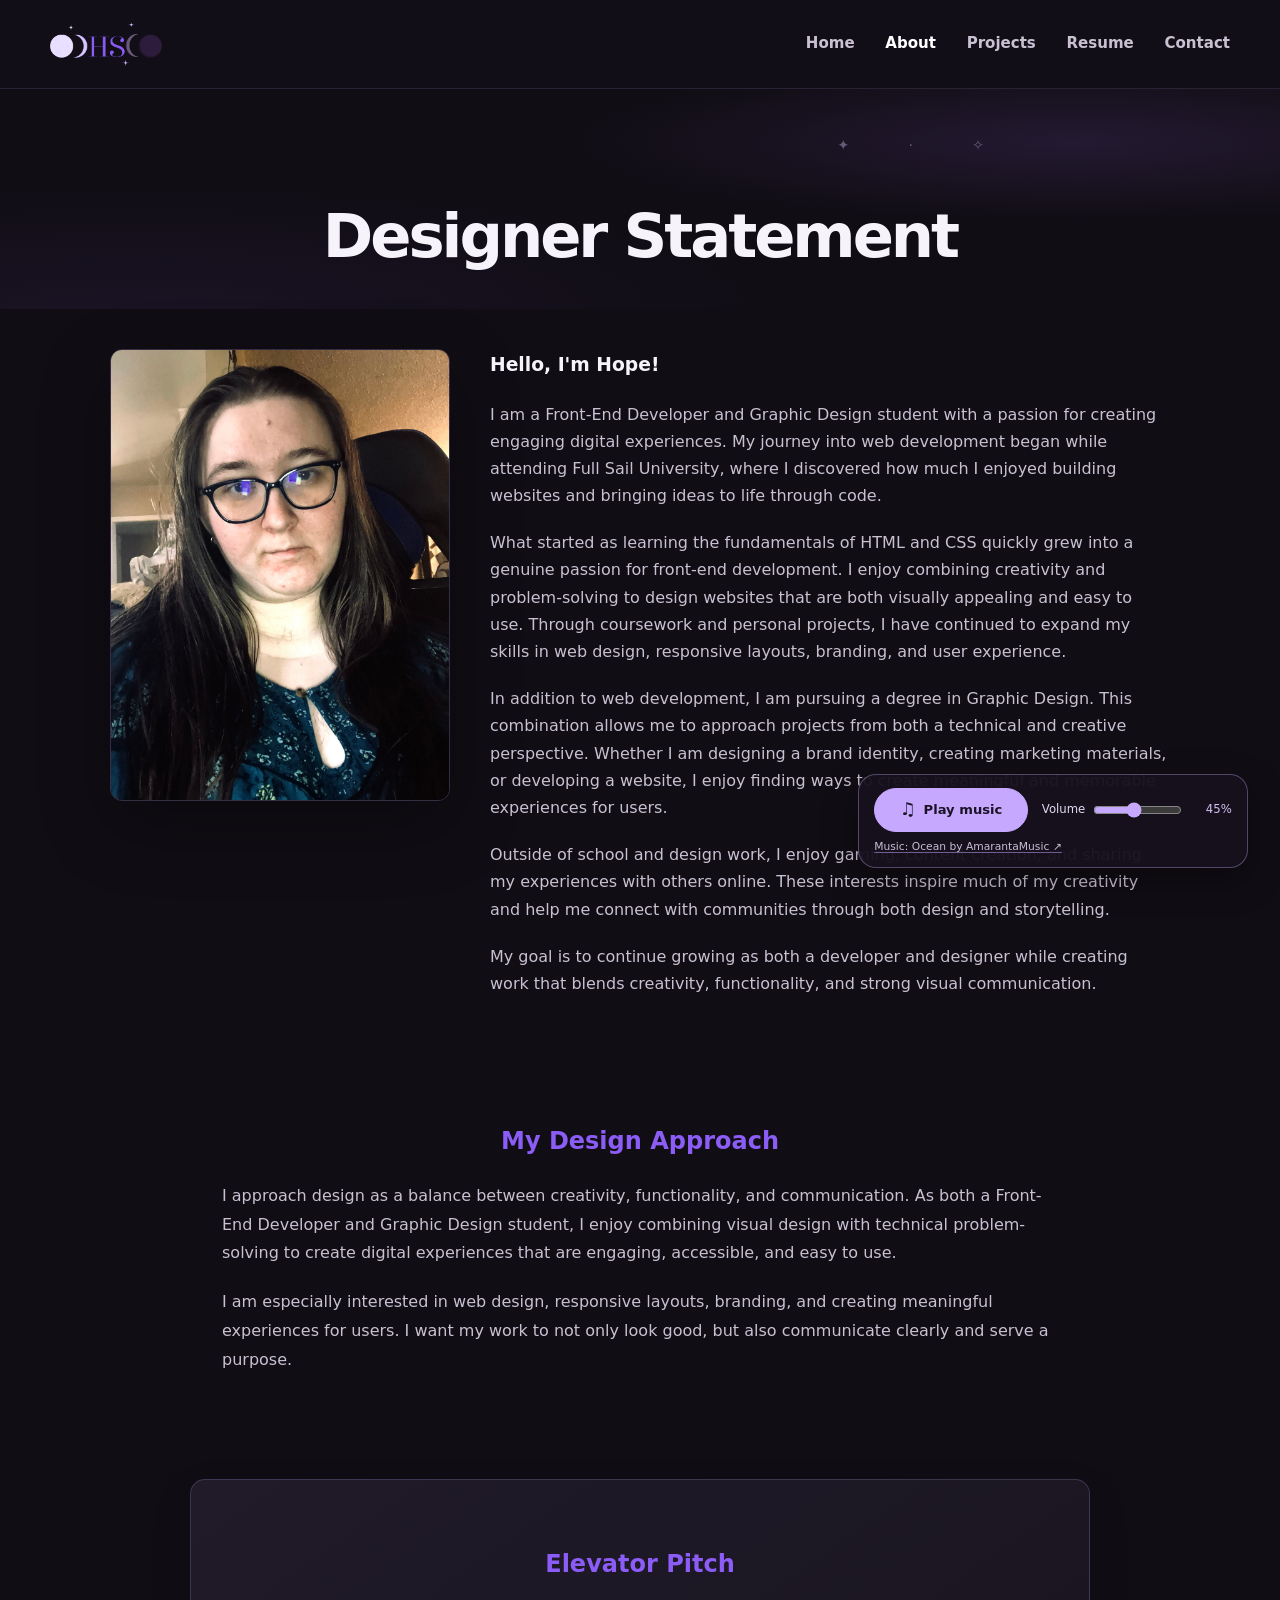
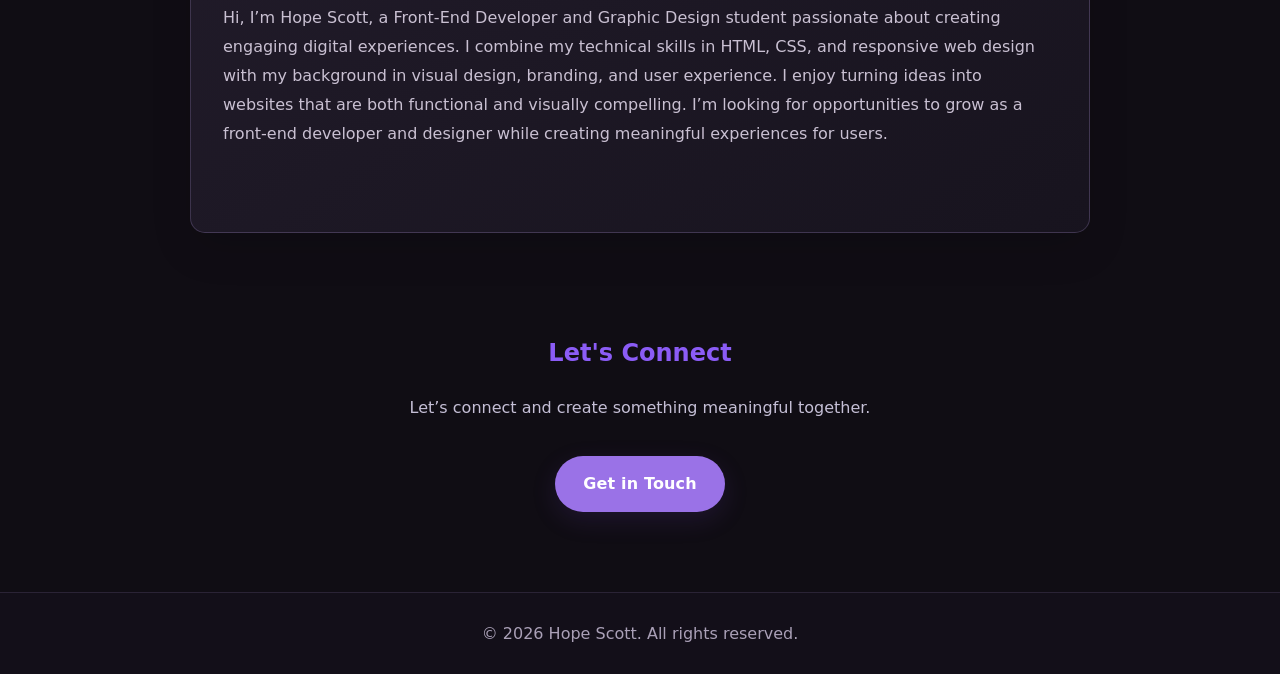
<file: about.html>
<!DOCTYPE html>
<html lang="en">
<head>
    <meta charset="UTF-8">
    <meta name="viewport" content="width=device-width, initial-scale=1.0">
    <title>Hope Scott | Front-End Developer | Graphic Designer</title>

    <link rel="stylesheet" href="css/style.css">
    <link rel="icon" type="image/png" href="images/hope-scott-favicon.png">
</head>
<body>

<header>
    <nav>
        <a href="index.html" class="site-logo">

    <img src="images/hslogo02.png" alt="Hope Scott logo" style="width: 150px !important; height: auto !important;">

</a>

        <button class="menu-toggle" aria-label="Open Navigation Menu">
            ☰
        </button>

        <ul class="nav-links">
            <li><a href="index.html">Home</a></li>
            <li><a href="about.html">About</a></li>
            <li><a href="projects.html">Projects</a></li>
            <li><a href="resume.html">Resume</a></li>
            <li><a href="contact.html">Contact</a></li>
        </ul>
    </nav>
</header>

<main>

  <section class="about-hero">

    <h2>Designer Statement</h2>

</section>

<!-- About Me -->

<section class="about-container">

    <div class="about-photo">

        <img src="images/hope.jpg" alt="Professional portrait of Hope Scott">

    </div>

    <div class="about-content">

        <h3>Hello, I'm Hope!</h3>

        <p>

            I am a Front-End Developer and Graphic Design student with a passion for creating engaging digital experiences. My journey into web development began while attending Full Sail University, where I discovered how much I enjoyed building websites and bringing ideas to life through code.

        </p>

        <p>

            What started as learning the fundamentals of HTML and CSS quickly grew into a genuine passion for front-end development. I enjoy combining creativity and problem-solving to design websites that are both visually appealing and easy to use. Through coursework and personal projects, I have continued to expand my skills in web design, responsive layouts, branding, and user experience.

        </p>

        <p>

            In addition to web development, I am pursuing a degree in Graphic Design. This combination allows me to approach projects from both a technical and creative perspective. Whether I am designing a brand identity, creating marketing materials, or developing a website, I enjoy finding ways to create meaningful and memorable experiences for users.

        </p>

        <p>

            Outside of school and design work, I enjoy gaming, content creation, and sharing my experiences with others online. These interests inspire much of my creativity and help me connect with communities through both design and storytelling.

        </p>

        <p>

            My goal is to continue growing as both a developer and designer while creating work that blends creativity, functionality, and strong visual communication.

        </p>

    </div>

</section>

<!-- Designer Statement -->

<section class="designer-statement">

    <h2>My Design Approach</h2>

    <p>

        I approach design as a balance between creativity, functionality, and communication. As both a Front-End Developer and Graphic Design student, I enjoy combining visual design with technical problem-solving to create digital experiences that are engaging, accessible, and easy to use.

    </p>

    <p>

        I am especially interested in web design, responsive layouts, branding, and creating meaningful experiences for users. I want my work to not only look good, but also communicate clearly and serve a purpose.

    </p>

</section>

<!-- Elevator Pitch -->

<section class="elevator-pitch">

    <h2>Elevator Pitch</h2>

    <p>

        Hi, I’m Hope Scott, a Front-End Developer and Graphic Design student passionate about creating engaging digital experiences. I combine my technical skills in HTML, CSS, and responsive web design with my background in visual design, branding, and user experience. I enjoy turning ideas into websites that are both functional and visually compelling. I’m looking for opportunities to grow as a front-end developer and designer while creating meaningful experiences for users.

    </p>

</section>

<!-- Call to Action -->

<section class="designer-cta">

    <h2>Let's Connect</h2>

    <p>

        Let’s connect and create something meaningful together.

    </p>

    <a href="contact.html" class="primary-btn">Get in Touch</a>

</section>

</main>
<footer><p>&copy; 2026 Hope Scott. All rights reserved.</p></footer>
<script src="js/script.js"></script>
</body>
</html>
</file>
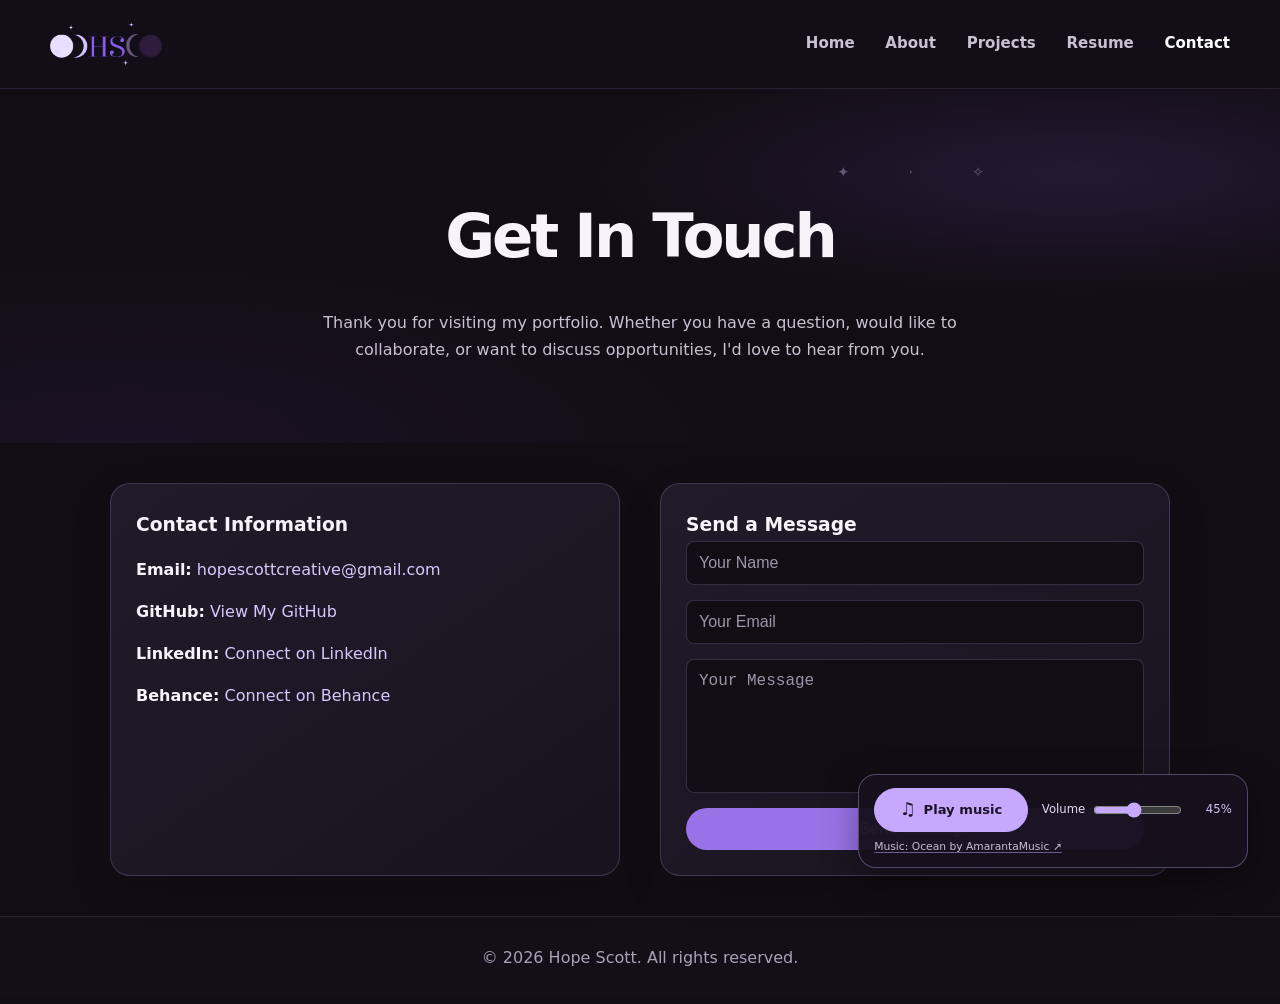
<file: contact.html>
<!DOCTYPE html>
<html lang="en">
<head>
    <meta charset="UTF-8">
    <meta name="viewport" content="width=device-width, initial-scale=1.0">
    <title>Hope Scott | Front-End Developer | Graphic Designer</title>

    <link rel="stylesheet" href="css/style.css">
    <link rel="icon" type="image/png" href="images/hope-scott-favicon.png">
</head>
<body>

<header>
    <nav>
        <a href="index.html" class="site-logo">

    <img src="images/hslogo02.png" alt="Hope Scott logo" style="width: 150px !important; height: auto !important;">

</a>

        <button class="menu-toggle" aria-label="Open Navigation Menu">
            ☰
        </button>

        <ul class="nav-links">
            <li><a href="index.html">Home</a></li>
            <li><a href="about.html">About</a></li>
            <li><a href="projects.html">Projects</a></li>
            <li><a href="resume.html">Resume</a></li>
            <li><a href="contact.html">Contact</a></li>
        </ul>
    </nav>
</header>
<main>

    <section class="contact-hero">
        <h2>Get In Touch</h2>

        <p>
            Thank you for visiting my portfolio. Whether you have a question,
            would like to collaborate, or want to discuss opportunities,
            I'd love to hear from you.
        </p>
    </section>

    <section class="contact-container">

        <div class="contact-info">
            <h3>Contact Information</h3>

            <p>
                <strong>Email:</strong>
                <a href="mailto:hopescottcreative@gmail.com">
                    hopescottcreative@gmail.com
                </a>
            </p>

            <p>
                <strong>GitHub:</strong>
                <a href="https://github.com/thequeensallie-gif" target="_blank">
                    View My GitHub
                </a>
            </p>

            <p>
                <strong>LinkedIn:</strong>
                <a href="https://www.linkedin.com/in/hopescottcreative/" target="_blank">
                    Connect on LinkedIn
                </a>
            </p>
            <p>
                <strong>Behance:</strong>
                <a href="https://www.behance.net/hopescottcreative" target="_blank">
                    Connect on Behance
                </a>
            </p>
        </div>

        <div class="contact-form-section">
            <h3>Send a Message</h3>

            <form action="https://api.web3forms.com/submit" method="POST">

                <input type="hidden" name="access_key" value="461673d4-2675-4508-86f6-359671e5dd7b">
                <input type="hidden" name="subject" value="Portfolio Contact Form Submission">
                <input type="hidden" name="redirect" value="https://thequeensallie-gif.github.io/thankyou.html">

                <input type="text" name="name" placeholder="Your Name" required>

                <input type="email" name="email" placeholder="Your Email" required>

                <textarea name="message" rows="6" placeholder="Your Message" required></textarea>

                <button type="submit">Send Message</button>

            </form>
        </div>

    </section>

</main>
<footer>
    <p>&copy; 2026 Hope Scott. All rights reserved.</p>
</footer>
<script src="js/script.js"></script>
</body>
</html>
</file>
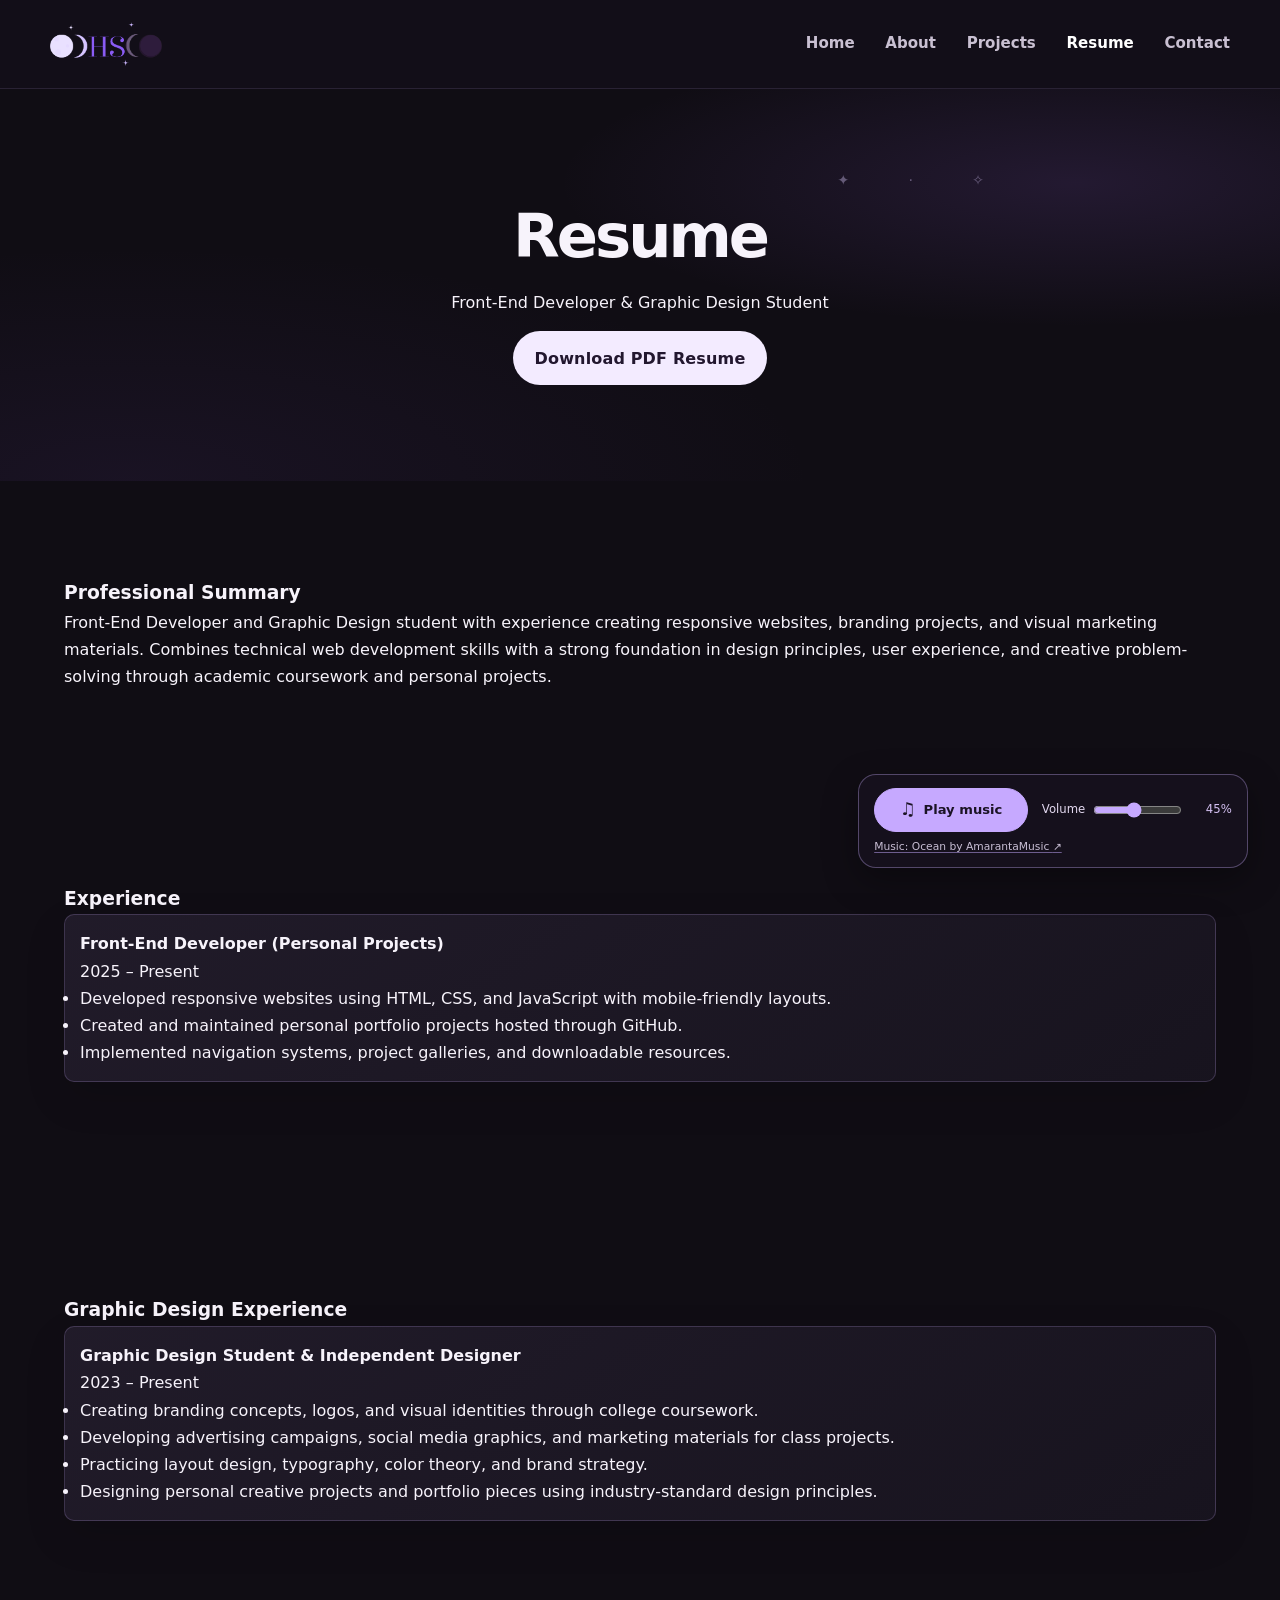
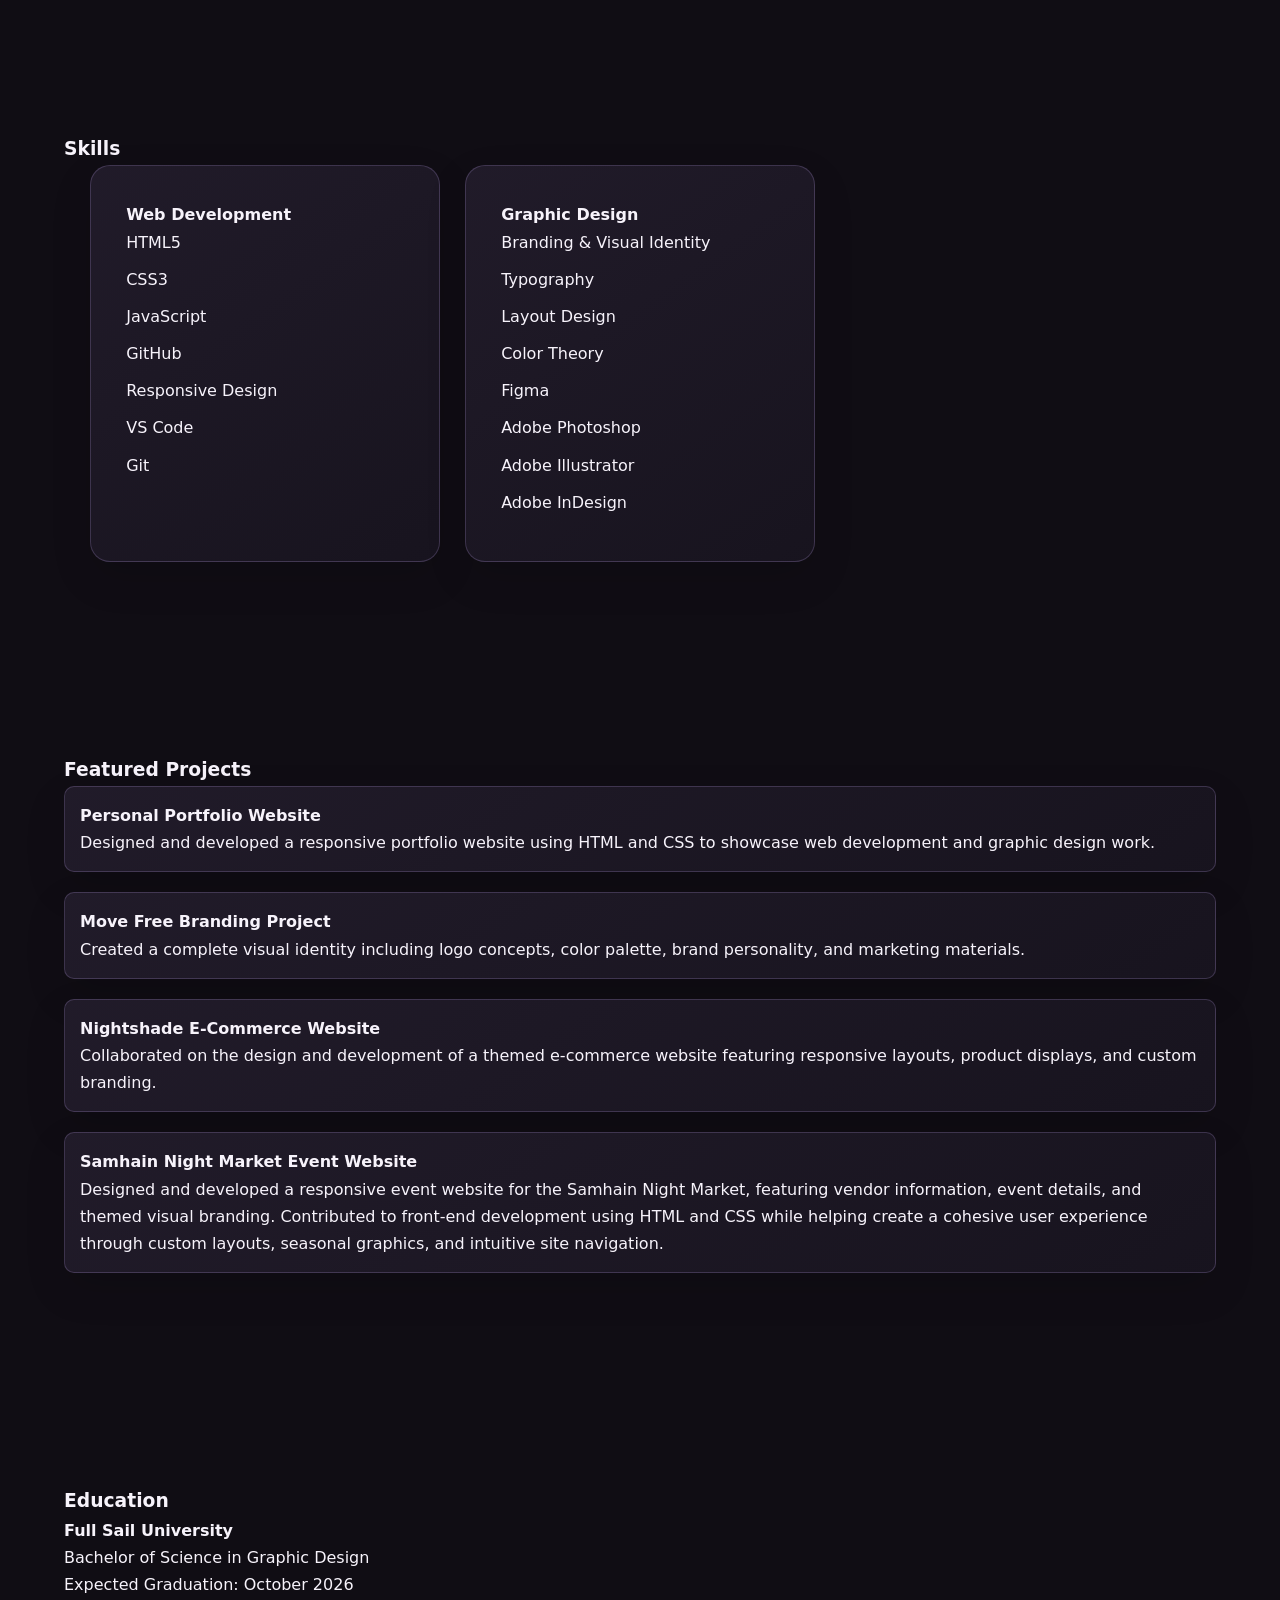
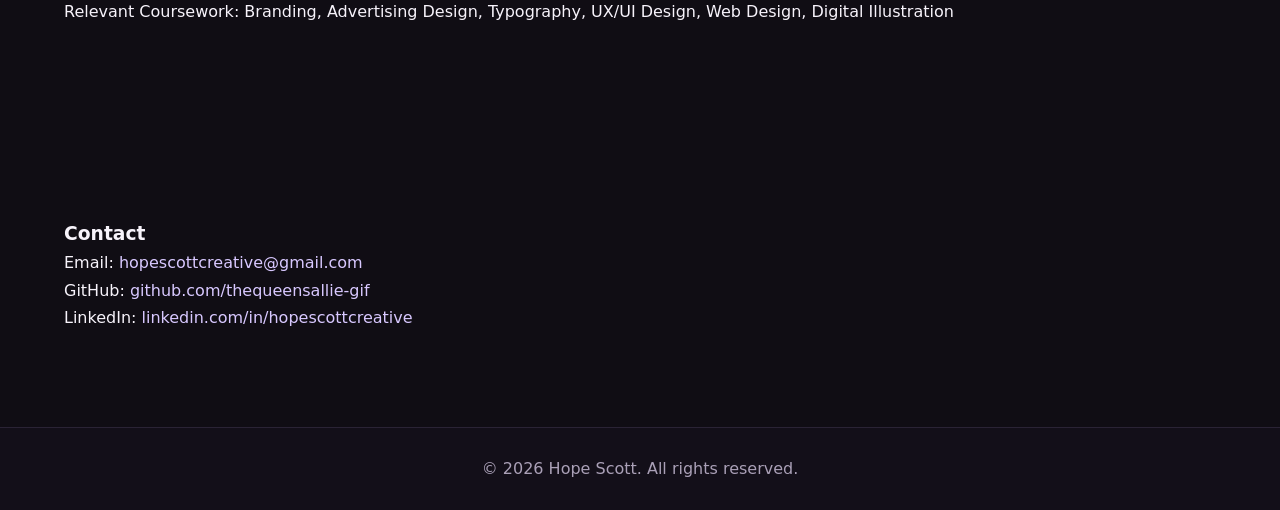
<file: resume.html>
<!DOCTYPE html>
<html lang="en">
<head>
    <meta charset="UTF-8">
    <meta name="viewport" content="width=device-width, initial-scale=1.0">
    <title>Hope Scott | Front-End Developer | Graphic Designer</title>

    <link rel="stylesheet" href="css/style.css">
    <link rel="icon" type="image/png" href="images/hope-scott-favicon.png">
</head>
<body>

<header>
    <nav>
        <a href="index.html" class="site-logo">

    <img src="images/hslogo02.png" alt="Hope Scott logo" style="width: 150px !important; height: auto !important;">

</a>

        <button class="menu-toggle" aria-label="Open Navigation Menu">
            ☰
        </button>

        <ul class="nav-links">
            <li><a href="index.html">Home</a></li>
            <li><a href="about.html">About</a></li>
            <li><a href="projects.html">Projects</a></li>
            <li><a href="resume.html">Resume</a></li>
            <li><a href="contact.html">Contact</a></li>
        </ul>
    </nav>
</header>
<main>

    <!-- HERO / HEADER -->
    <section id="resume-hero">
        <h2>Resume</h2>
        <p>Front-End Developer & Graphic Design Student</p>

        <a href="resume.pdf" download class="download-btn">
            Download PDF Resume
        </a>
    </section>
    <section id="summary">
    <h3>Professional Summary</h3>

    <p>
        Front-End Developer and Graphic Design student with experience creating
        responsive websites, branding projects, and visual marketing materials.
        Combines technical web development skills with a strong foundation in
        design principles, user experience, and creative problem-solving through
        academic coursework and personal projects.
    </p>
    </section>
    <!-- EXPERIENCE -->
    <section id="experience">
        <h3>Experience</h3>

        <div class="job">
            <h4>Front-End Developer (Personal Projects)</h4>
            <p class="date">2025 – Present</p>
            <ul>
                <li>Developed responsive websites using HTML, CSS, and JavaScript with mobile-friendly layouts.</li>
                <li>Created and maintained personal portfolio projects hosted through GitHub.</li>
                <li>Implemented navigation systems, project galleries, and downloadable resources.</li>
            </ul>
        </div>

    </section>
    <section id="design-experience">
    <h3>Graphic Design Experience</h3>

    <div class="job">
        <h4>Graphic Design Student & Independent Designer</h4>
        <p class="date">2023 – Present</p>

        <ul>
            <li>Creating branding concepts, logos, and visual identities through college coursework.</li>
            <li>Developing advertising campaigns, social media graphics, and marketing materials for class projects.</li>
            <li>Practicing layout design, typography, color theory, and brand strategy.</li>
            <li>Designing personal creative projects and portfolio pieces using industry-standard design principles.</li>
        </ul>
    </div>
</section>

    <!-- SKILLS -->
    <section id="skills">
        <h3>Skills</h3>
        <div class="skills-grid">

            <div class="skill-card">
                <h4>Web Development</h4>

                <ul>
                    <li>HTML5</li>
                    <li>CSS3</li>
                    <li>JavaScript</li>
                    <li>GitHub</li>
                    <li>Responsive Design</li>
                    <li>VS Code</li>
                    <li>Git</li>
                </ul>
            </div>

            <div class="skill-card">
                <h4>Graphic Design</h4>

                <ul>
                    <li>Branding & Visual Identity</li>
                    <li>Typography</li>
                    <li>Layout Design</li>
                    <li>Color Theory</li>
                    <li>Figma</li>
                    <li>Adobe Photoshop</li>
                    <li>Adobe Illustrator</li>
                    <li>Adobe InDesign</li>
                </ul>
            </div>
            
    </section>

    <section id="projects">
    <h3>Featured Projects</h3>

    <div class="job">
        <h4>Personal Portfolio Website</h4>
        <p>Designed and developed a responsive portfolio website using HTML and CSS to showcase web development and graphic design work.</p>
    </div>

    <div class="job">
        <h4>Move Free Branding Project</h4>
        <p>Created a complete visual identity including logo concepts, color palette, brand personality, and marketing materials.</p>
    </div>
    <div class="job">
    <h4>Nightshade E-Commerce Website</h4>
    <p>
        Collaborated on the design and development of a themed
        e-commerce website featuring responsive layouts,
        product displays, and custom branding.
    </p>
</div>
<div class="job">
    <h4>Samhain Night Market Event Website</h4>
    <p>
        Designed and developed a responsive event website for the Samhain Night Market, featuring vendor information, event details, and themed visual branding. Contributed to front-end development using HTML and CSS while helping create a cohesive user experience through custom layouts, seasonal graphics, and intuitive site navigation.
    </p>
</div>

</section>

    <!-- EDUCATION -->
    <section id="education">
        <h3>Education</h3>

        <p><strong>Full Sail University</strong></p>
        <p>Bachelor of Science in Graphic Design</p>
        <p>Expected Graduation: October 2026</p>
        <p>
        Relevant Coursework: Branding, Advertising Design,
        Typography, UX/UI Design, Web Design, Digital Illustration
        </p>
    </section>

    <!-- CONTACT -->
    <section id="contact">
        <h3>Contact</h3>
        <p>Email: <a href="mailto:hopescottcreative@gmail.com">hopescottcreative@gmail.com</a></p>
        <p>GitHub: <a href="https://github.com/thequeensallie-gif" target="_blank">github.com/thequeensallie-gif</a></p>
        <p>LinkedIn:<a href="https://www.linkedin.com/in/hopescottcreative/?skipRedirect=true" target="_blank"> linkedin.com/in/hopescottcreative</a></p>
    </section>

</main>
<footer>
    <p>&copy; 2026 Hope Scott. All rights reserved.</p>
</footer>
<script src="js/script.js"></script>
</body>
</html>
</file>
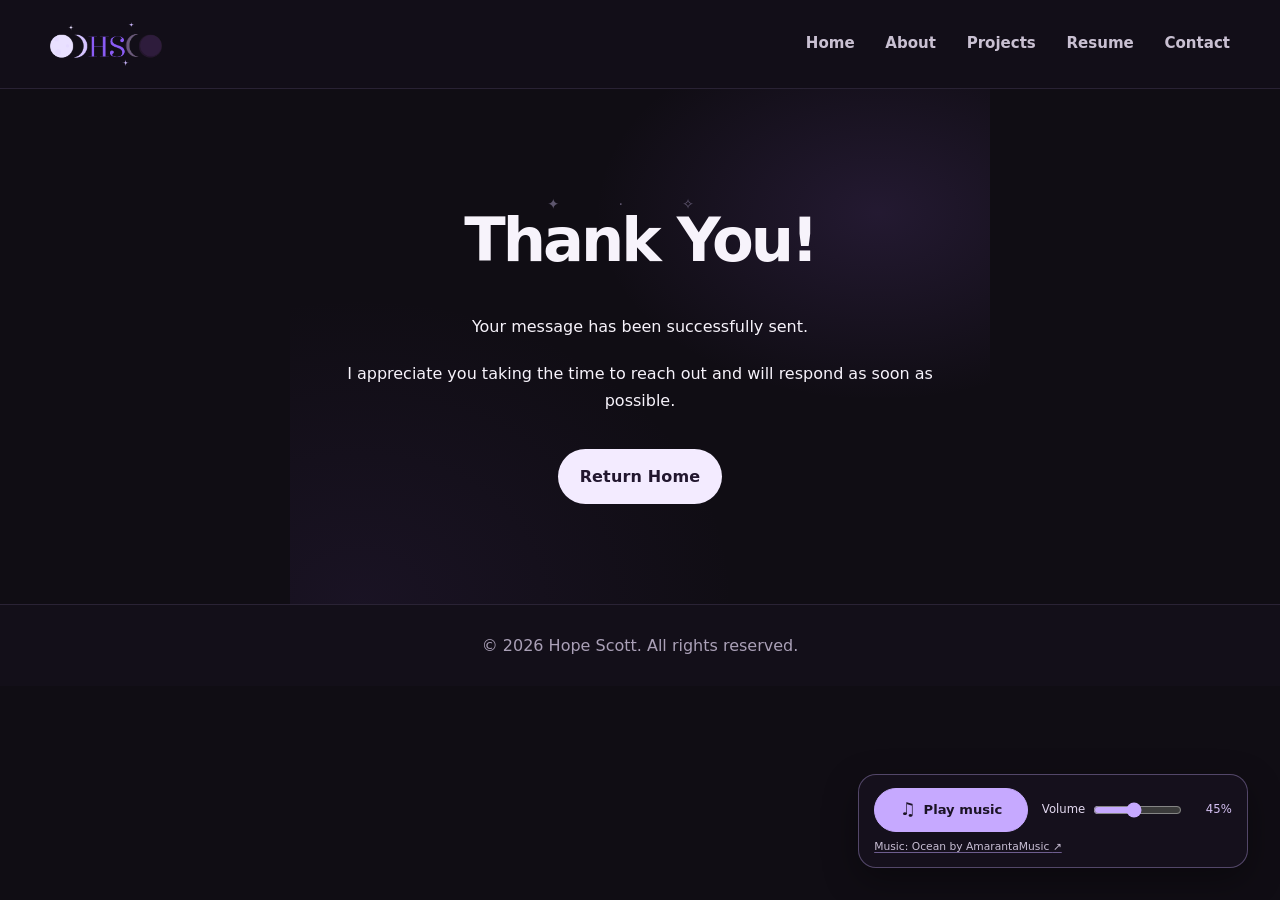
<file: thankyou.html>
<!DOCTYPE html>
<html lang="en">
<head>
    <meta charset="UTF-8">
    <meta name="viewport" content="width=device-width, initial-scale=1.0">
    <title>Thank You | Hope Scott</title>

    <link rel="stylesheet" href="css/style.css">
    <link rel="icon" type="image/png" href="images/hope-scott-favicon.png">
</head>
<body>

<header>
    <nav>
       <a href="index.html" class="site-logo">

    <img src="images/hslogo02.png" alt="Hope Scott logo" style="width: 150px !important; height: auto !important;">

</a>

        <button class="menu-toggle" aria-label="Open Navigation Menu">
            ☰
        </button>

        <ul class="nav-links">
            <li><a href="index.html">Home</a></li>
            <li><a href="about.html">About</a></li>
            <li><a href="projects.html">Projects</a></li>
            <li><a href="resume.html">Resume</a></li>
            <li><a href="contact.html">Contact</a></li>
        </ul>
    </nav>
</header>

<main>

    <section class="thank-you">

        <h2>Thank You!</h2>

        <p>
            Your message has been successfully sent.
        </p>

        <p>
            I appreciate you taking the time to reach out and will respond as soon as possible.
        </p>

        <a href="index.html" class="download-btn">
            Return Home
        </a>

    </section>

</main>
<footer><p>&copy; 2026 Hope Scott. All rights reserved.</p></footer>
<script src="js/script.js"></script>
</body>
</html>
</file>
<file: css/style.css>
/* ========================================
   GLOBAL
======================================== */

* {
    margin: 0;
    padding: 0;
    box-sizing: border-box;
}

body {
    background: #0f0b14;
    color: #f8f5ff;
    font-family: Arial, sans-serif;
    line-height: 1.6;
}

a {
    color: #d8c8ff;
    text-decoration: none;
}

a:hover {
    color: #8b5cf6;
}

section {
    padding: 6rem 4rem;
}


/* ========================================
   HEADER & NAVIGATION
======================================== */

header {
    padding: 1rem 2rem;
    background: #161020;
}

nav {
    display: flex;
    justify-content: space-between;
    align-items: center;
}

nav ul,
.nav-links {
    display: flex;
    gap: 2rem;
    list-style: none;
}

nav a {
    color: #cfcfcf;
    text-decoration: none;
}

nav a:hover {
    color: white;
}


/* ========================================
   SITE LOGO
======================================== */

.site-logo {
    display: flex;
    align-items: center;
    flex-shrink: 0;
}

.site-logo img {
    display: block;
    width: 100px !important;
    height: auto !important;
    max-width: 100px !important;
}


/* ========================================
   BUTTONS
======================================== */

.primary-btn,
.secondary-btn {
    display: inline-block;
    text-decoration: none;
    padding: 14px 28px;
    border-radius: 10px;
    transition: 0.3s;
}

.primary-btn {
    background: #8b5cf6;
    color: white;
}

.secondary-btn {
    border: 1px solid #8b5cf6;
    color: white;
}

.primary-btn:hover,
.secondary-btn:hover {
    color: white;
    transform: translateY(-2px);
}


/* ========================================
   HOME PAGE — HERO
======================================== */

#hero {
    min-height: 100vh;

    display: flex;
    align-items: center;
    justify-content: flex-start;

    text-align: left;

    padding: 100px 30px;

    background-image: url("https://hopescottcreative.is-not-a.dev/images/hopescottcreative_herodesktop.png");
    background-size: cover;
    background-position: center;
    background-repeat: no-repeat;

    position: relative;
}
#hero::before {
    content: "";
    position: absolute;
    inset: 0;
    background: rgba(8,5,15,0.70);
}

.hero-content {
    position: relative;
    z-index: 2;
}
.hero-content {
   max-width: 650px;
margin-left: 8%;
}

.hero-content .intro {
    color: #c5bfd6;
    font-size: 1.2rem;
    margin-bottom: 5px;
}

.hero-content h1 {
    color: #ffffff;
    font-size: clamp(3rem, 8vw, 5.5rem);
    line-height: 1.1;
    margin: 0 0 15px;
   text-shadow: 0 0 25px rgba(139, 92, 246, 0.5);
}

.hero-content h2 {
    color: #8b5cf6;
    font-size: clamp(1.4rem, 3vw, 2rem);
    line-height: 1.3;
    margin: 0 0 25px;
   text-shadow: 0 0 15px rgba(139, 92, 246, 0.4);
}

.hero-text {
   max-width: 650px;
margin: 0 0 35px;
    color: #c5bfd6;
    font-size: 1.05rem;
    line-height: 1.8;
}

.hero-buttons {
    display: flex;
    justify-content: flex-start;
    align-items: center;
    gap: 15px;
    flex-wrap: wrap;
}


/* ========================================
   HOME PAGE — INTRO
======================================== */

#home-intro {
    max-width: 1200px;
    margin: auto;
    padding: 90px 30px;
}

.home-intro-container {
    max-width: 1100px;
    margin: 0 auto;
    display: flex;
    align-items: center;
    gap: 60px;
}

.home-photo {
    flex: 1;
    text-align: center;
}

.home-photo img {
    width: 100%;
    max-width: 350px;
    height: auto;
    border-radius: 16px;
    display: block;
    margin: 0 auto;
}

.home-intro-text {
    flex: 1.4;
}

.home-intro-text h2 {
    font-size: 2.5rem;
    margin-bottom: 25px;
}

.home-intro-text p:not(.section-label) {
    color: #c5bfd6;
    line-height: 1.8;
    margin-bottom: 20px;
}

.home-intro-button {
    margin-top: 30px;
}

.home-intro-text .primary-btn {
    display: inline-block;
}


/* ========================================
   SECTION LABELS
======================================== */

.section-label {
    color: #8b5cf6;
    font-size: 0.8rem;
    font-weight: bold;
    letter-spacing: 3px;
    margin-bottom: 10px;
}


/* ========================================
   HOME PAGE — SKILLS
======================================== */

#skills-overview {
    text-align: center;
    padding: 90px 30px;
}

#skills-overview h2 {
    font-size: 2.5rem;
    margin-bottom: 45px;
}

.skills-grid {
    max-width: 1100px;
    margin: 0 auto;
    display: grid;
    grid-template-columns: repeat(3, 1fr);
    gap: 25px;
}

.skill-card {
    background: #181320;
    border: 1px solid rgba(139, 92, 246, 0.25);
    padding: 35px 25px;
    border-radius: 16px;
    transition: transform 0.3s ease, border-color 0.3s ease;
}

.skill-card:hover {
    transform: translateY(-5px);
    border-color: #8b5cf6;
}

.skill-card h3 {
    color: #8b5cf6;
    margin-bottom: 15px;
}

.skill-card p {
    color: #c5bfd6;
    line-height: 1.6;
}

.skill-card ul {
    list-style: none;
}

.skill-card li {
    margin-bottom: 10px;
}


/* ========================================
   HOME PAGE — FEATURED WORK
======================================== */

#featured-work {
    padding: 90px 30px;
    text-align: center;
}

#featured-work h2 {
    font-size: 2.5rem;
    margin-bottom: 45px;
}

.projects-grid {
    max-width: 1100px;
    margin: 0 auto;
    display: grid;
    grid-template-columns: repeat(2, 1fr);
    gap: 30px;
}

.project-card {
    background: #181320;
    border: 1px solid rgba(139, 92, 246, 0.25);
    border-radius: 16px;
    overflow: hidden;
    text-align: left;
    transition: transform 0.3s ease, border-color 0.3s ease;
}

.project-card:hover {
    transform: translateY(-5px);
    border-color: #8b5cf6;
}

.project-card img {
    width: 100%;
    height: 280px;
    object-fit: cover;
    display: block;
}

.project-card-content {
    padding: 25px;
}

.project-card h3 {
    margin-bottom: 10px;
}

.project-card p {
    color: #c5bfd6;
    line-height: 1.6;
}

.featured-work-button {
    margin-top: 40px;
    text-align: center;
}


/* ========================================
   HOME PAGE — FINAL CTA
======================================== */

#call-to-action {
    padding: 100px 30px 120px;
    text-align: center;
}

.cta-content {
    max-width: 750px;
    margin: 0 auto;
}

#call-to-action h2 {
    font-size: 2.5rem;
    margin-bottom: 20px;
}

#call-to-action p:not(.section-label) {
    color: #c5bfd6;
    line-height: 1.8;
    margin-bottom: 35px;
}

#call-to-action .primary-btn {
    display: inline-block;
}


/* ========================================
   ABOUT / DESIGNER STATEMENT
======================================== */

.about-hero {
    text-align: center;
    padding: 60px 20px 20px;
}

.about-container {
    max-width: 1100px;
    margin: auto;
    padding: 40px 20px;
    display: flex;
    gap: 40px;
    align-items: flex-start;
}

.about-photo {
    flex: 1;
}

.about-photo img {
    width: 100%;
    max-width: 350px;
    border-radius: 12px;
    display: block;
}

.about-content {
    flex: 2;
}

.about-content h3 {
    margin-bottom: 20px;
}

.about-content p {
    margin-bottom: 20px;
    line-height: 1.7;
}


/* Designer Statement */

.designer-statement,
.elevator-pitch,
.designer-cta {
    max-width: 900px;
    margin: auto;
    padding: 4rem 2rem;
}

.designer-statement h2,
.elevator-pitch h2,
.designer-cta h2 {
    color: #8b5cf6;
    margin-bottom: 20px;
    text-align: center;
}

.designer-statement p,
.elevator-pitch p {
    color: #c5bfd6;
    line-height: 1.8;
    margin-bottom: 20px;
}

.elevator-pitch {
    background: #181320;
    border-radius: 15px;
    margin-top: 20px;
    margin-bottom: 20px;
}

.designer-cta {
    max-width: 900px;
    margin: 40px auto 0;
    padding: 60px 32px 80px;
    text-align: center;
}

.designer-cta h2 {
    margin: 0 0 20px;
}

.designer-cta p {
    color: #c5bfd6;
    margin: 0 0 35px;
}

.designer-cta .primary-btn {
    display: inline-block;
    position: static;
    margin: 0;
}


/* ========================================
   PROJECTS PAGE
======================================== */

.projects-hero {
    text-align: center;
    padding: 60px 20px;
}

.projects-hero p {
    max-width: 700px;
    margin: 20px auto;
}

.featured-projects {
    max-width: 1100px;
    margin: auto;
    padding: 40px 20px;
}

.featured-projects .project-card {
    display: flex;
    gap: 25px;
    margin-bottom: 40px;
    background: #1a1a22;
    padding: 20px;
    border-radius: 12px;
}

.featured-projects .project-card img {
    width: 350px;
    border-radius: 10px;
    object-fit: cover;
}

.project-info {
    flex: 1;
}

.project-gallery {
    max-width: 1100px;
    margin: auto;
    padding: 40px 20px;
}

.gallery-grid {
    display: grid;
    grid-template-columns: repeat(auto-fit, minmax(250px, 1fr));
    gap: 20px;
}

.gallery-grid img {
    width: 100%;
    border-radius: 10px;
}


/* ========================================
   CASE STUDIES
======================================== */

.case-studies {
    max-width: 1200px;
    margin: auto;
    padding: 6rem 2rem;
}

.case-studies > h2 {
    text-align: center;
    margin-bottom: 15px;
    font-size: 2.5rem;
}

.case-studies-intro {
    text-align: center;
    max-width: 700px;
    margin: 0 auto 50px;
    color: #c5bfd6;
}

.case-studies-grid {
    display: grid;
    grid-template-columns: repeat(3, 1fr);
    gap: 30px;
}

.case-study-card {
    background: #181320;
    border: 1px solid #352044;
    border-radius: 15px;
    overflow: hidden;
    transition: transform 0.3s ease, border-color 0.3s ease;
}

.case-study-card:hover {
    transform: translateY(-6px);
    border-color: #8b5cf6;
}

.case-study-preview {
    height: 230px;
    background: #24152f;
    display: flex;
    justify-content: center;
    align-items: center;
}

.case-study-moon {
    font-size: 7rem;
    color: #cdb8ff;
    line-height: 1;
}

.case-study-content {
    padding: 25px;
    display: flex;
    flex-direction: column;
}

.case-study-content h3 {
    color: #f8f5ff;
    margin-bottom: 15px;
    font-size: 1.5rem;
}

.case-study-content p {
    color: #c5bfd6;
    margin-bottom: 20px;
    line-height: 1.7;
}

.case-study-content .primary-btn {
    align-self: flex-start;
    display: inline-block;
    margin-top: 10px;
}


/* ========================================
   RESUME
======================================== */

#resume-hero {
    text-align: center;
}

.download-btn {
    display: inline-block;
    margin-top: 15px;
    padding: 10px 15px;
    background: white;
    color: black;
    text-decoration: none;
    border-radius: 6px;
}

.download-btn:hover {
    color: white;
}

.resume-btn {
    margin-top: 1.5rem;
}

.job {
    margin-bottom: 20px;
    padding: 15px;
    background: #1a1a22;
    border-radius: 10px;
}

.skills-list {
    display: flex;
    flex-wrap: wrap;
    gap: 10px;
    list-style: none;
}

.skills-list li {
    background: #222;
    padding: 8px 12px;
    border-radius: 6px;
}


/* ========================================
   CONTACT
======================================== */

.contact-hero {
    text-align: center;
    padding: 60px 20px;
}

.contact-hero p {
    max-width: 700px;
    margin: 20px auto;
}

.contact-container {
    max-width: 1100px;
    margin: auto;
    padding: 40px 20px;
    display: grid;
    grid-template-columns: 1fr 1fr;
    gap: 40px;
}

.contact-info,
.contact-form-section {
    background: #1a1a22;
    padding: 25px;
    border-radius: 12px;
}

.contact-info p {
    margin: 15px 0;
}

.contact-links {
    display: flex;
    gap: 20px;
    margin-top: 20px;
}

.contact-links a {
    color: #d8c8ff;
    text-decoration: none;
    font-weight: 600;
    transition: 0.3s;
}

.contact-links a:hover {
    color: #8b5cf6;
}

.contact-form-section form {
    display: flex;
    flex-direction: column;
    gap: 15px;
}

.contact-form-section input,
.contact-form-section textarea {
    padding: 12px;
    border-radius: 8px;
    border: none;
    font-size: 1rem;
}

.contact-form-section button {
    padding: 12px;
    border: none;
    border-radius: 8px;
    cursor: pointer;
    font-size: 1rem;
}

.contact-form-section button:hover {
    transform: translateY(-2px);
}


/* ========================================
   THANK YOU
======================================== */

.thank-you {
    text-align: center;
    padding: 100px 20px;
    max-width: 700px;
    margin: auto;
}

.thank-you h1,
.thank-you h2 {
    margin-bottom: 20px;
    font-size: 3rem;
}

.thank-you p {
    margin-bottom: 20px;
}


/* ========================================
   LIGHTBOX
======================================== */

.lightbox {
    display: none;
    position: fixed;
    inset: 0;
    background: rgba(0, 0, 0, 0.9);
    justify-content: center;
    align-items: center;
    z-index: 9999;
}

.lightbox img {
    max-width: 90%;
    max-height: 90%;
    border-radius: 10px;
}

.close-lightbox {
    position: absolute;
    top: 20px;
    right: 35px;
    font-size: 3rem;
    cursor: pointer;
    color: white;
}


/* ========================================
   SOCIAL LINKS
======================================== */

.social-links {
    margin-top: 25px;
    display: flex;
    gap: 20px;
}

.social-links a {
    color: #b9b0cc;
    text-decoration: none;
}


/* ========================================
   HAMBURGER MENU
======================================== */

.menu-toggle {
    display: none;
    background: none;
    border: none;
    color: white;
    font-size: 2rem;
    cursor: pointer;
}


/* ========================================
   MOBILE
======================================== */

@media (max-width: 768px) {

    /* General */

    section {
        padding: 3rem 1.25rem;
    }


    /* Navigation */

    nav {
        flex-direction: row;
        justify-content: space-between;
        align-items: center;
        position: relative;
    }
   
    .menu-toggle {
        display: block;
    }

    .nav-links {
        display: none !important;
        flex-direction: column;
        position: absolute;
        top: 100%;
        left: 0;
        width: 100%;
        background: #161020;
        padding: 1rem 0;
        z-index: 1000;
    }

    .nav-links.active {
        display: flex !important;
    }

    .nav-links li {
        text-align: center;
        padding: 0.75rem 0;
    }

    .site-logo img {
        width: 100px !important;
    }


    /* Home Hero */

      #hero {
        background-image: url("https://hopescottcreative.is-not-a.dev/images/hopescottcreative_heromobile.png");
        background-position: center center;
        min-height: 100svh;
    }
    .hero-content h1 {
        font-size: clamp(3rem, 12vw, 4.5rem);
    }

    .hero-content h2 {
        font-size: 1.4rem;
    }

    .hero-text {
        font-size: 1rem;
    }

    .hero-buttons {
        flex-direction: column;
        align-items: center;
    }

    .hero-buttons a {
        width: 100%;
        max-width: 280px;
        text-align: center;
    }


    /* Home Intro */

    #home-intro {
        padding: 70px 20px;
    }

    .home-intro-container {
        flex-direction: column;
        align-items: center;
        text-align: center;
        gap: 40px;
    }

    .home-photo {
        flex: none;
    }

    .home-photo img {
        max-width: 200px;
    }

    .home-intro-text h2 {
        font-size: 2rem;
    }


    /* Skills */

    .skills-grid {
        grid-template-columns: 1fr;
        max-width: 450px;
    }


    /* Featured Work */

    .projects-grid {
        grid-template-columns: 1fr;
        max-width: 550px;
    }

    .project-card img {
        height: 240px;
    }


    /* Projects */

    .featured-projects .project-card {
        flex-direction: column;
        align-items: center;
    }

    .featured-projects .project-card img {
        width: 100%;
        max-width: 100%;
    }

    .project-info {
        width: 100%;
        text-align: left;
    }


    /* Case Studies */

    .case-studies {
        padding: 4rem 1.25rem;
    }

    .case-studies-grid {
        grid-template-columns: 1fr;
    }

    .case-study-preview {
        height: 200px;
    }


    /* About */

    .about-container {
        flex-direction: column;
        align-items: center;
        text-align: center;
    }

    .about-photo img {
        max-width: 250px;
        margin: 0 auto;
    }


    /* Designer Statement */

    .designer-statement,
    .elevator-pitch,
    .designer-cta {
        padding: 3rem 1.25rem;
    }

    .elevator-pitch {
        margin-left: 1.25rem;
        margin-right: 1.25rem;
    }

    .designer-cta {
        margin-top: 40px;
        padding-bottom: 70px;
    }


    /* Contact */

    .contact-container {
        grid-template-columns: 1fr;
    }

    .contact-form-section input,
    .contact-form-section textarea,
    .contact-form-section button {
        width: 100%;
    }


    /* Gallery */

    .gallery-grid {
        grid-template-columns: 1fr;
    }


    /* Resume */

    .skills-list {
        justify-content: center;
    }


    /* Thank You */

    .thank-you h1,
    .thank-you h2 {
        font-size: 2.25rem;
    }


    /* CTA */

    #call-to-action {
        padding: 80px 20px 100px;
    }

    #call-to-action h2 {
        font-size: 2rem;
    }
}


/* ========================================
   PORTFOLIO REFRESH — POLISH & MOTION
======================================== */

:root {
    color-scheme: dark;
    --page: #100d14;
    --surface: #19151f;
    --surface-raised: #211b29;
    --text: #f7f3fb;
    --muted: #c9c0d2;
    --accent: #b89af5;
    --accent-strong: #9a72e7;
    --line: rgba(202, 177, 255, 0.2);
    --content-width: 1180px;
}

html {
    scroll-behavior: smooth;
    scroll-padding-top: 6rem;
}

body {
    background: var(--page);
    color: var(--text);
    font-family: Inter, ui-sans-serif, system-ui, -apple-system, BlinkMacSystemFont, "Segoe UI", sans-serif;
    line-height: 1.7;
    text-rendering: optimizeLegibility;
}

::selection {
    color: #130d1c;
    background: #d5c2ff;
}

a {
    text-underline-offset: 0.22em;
    transition: color 180ms ease, background-color 180ms ease, border-color 180ms ease, transform 180ms ease;
}

a:focus-visible,
button:focus-visible,
input:focus-visible,
textarea:focus-visible,
[role="button"]:focus-visible {
    outline: 3px solid #d5c2ff;
    outline-offset: 4px;
}

header {
    position: sticky;
    top: 0;
    z-index: 1000;
    padding: 0.7rem clamp(1.1rem, 4vw, 3rem);
    background: rgba(19, 15, 25, 0.98);
    border-bottom: 1px solid rgba(202, 177, 255, 0.12);
    backdrop-filter: none;
    -webkit-backdrop-filter: none;
}

nav {
    max-width: var(--content-width);
    min-height: 66px;
    margin: 0 auto;
}

.site-logo img {
    width: 112px !important;
    max-width: 112px !important;
}

.nav-links {
    align-items: center;
    gap: clamp(1rem, 2.4vw, 2rem);
}

.nav-links a {
    display: inline-block;
    padding: 0.45rem 0;
    color: var(--muted);
    font-size: 0.94rem;
    font-weight: 550;
}

.nav-links a:hover,
.nav-links a[aria-current="page"] {
    color: #fff;
}

section {
    scroll-margin-top: 6rem;
}

#hero {
    min-height: min(820px, calc(100svh - 72px));
    padding: clamp(5rem, 10vw, 8rem) clamp(1.25rem, 6vw, 5rem);
    background-position: center 44%;
}

#hero::before {
    background: linear-gradient(90deg, rgba(13, 9, 18, 0.9) 0%, rgba(13, 9, 18, 0.72) 48%, rgba(13, 9, 18, 0.2) 100%);
}

.hero-content {
    width: min(100%, 680px);
    margin-left: max(0px, calc((100vw - var(--content-width)) / 2));
}

.hero-content .intro,
.section-label {
    color: var(--accent);
}

.hero-content h1 {
    letter-spacing: -0.055em;
    text-shadow: 0 8px 36px rgba(0, 0, 0, 0.28);
}

.hero-content h2 {
    color: #d4c3ff;
    text-shadow: none;
    font-weight: 600;
}

.hero-text,
.home-intro-text p:not(.section-label),
.skill-card p,
.project-card p,
.case-study-content p,
.designer-statement p,
.elevator-pitch p,
.contact-hero p,
.projects-hero p {
    color: var(--muted);
}

.primary-btn,
.secondary-btn,
.download-btn {
    border-radius: 999px;
    font-weight: 650;
    letter-spacing: 0.01em;
}

.primary-btn {
    background: var(--accent-strong);
    box-shadow: 0 8px 24px rgba(90, 56, 148, 0.2);
}

.primary-btn:hover {
    background: #ac89f1;
    box-shadow: 0 12px 30px rgba(90, 56, 148, 0.32);
}

.secondary-btn {
    border-color: rgba(218, 200, 255, 0.55);
}

.secondary-btn:hover {
    background: rgba(218, 200, 255, 0.1);
}

#home-intro,
#skills-overview,
#featured-work,
#call-to-action,
.about-container,
.featured-projects,
.case-studies,
.project-gallery,
.contact-container {
    width: min(100%, var(--content-width));
    margin-left: auto;
    margin-right: auto;
}

#home-intro,
#skills-overview,
#featured-work {
    padding-top: clamp(4.5rem, 8vw, 7rem);
    padding-bottom: clamp(4.5rem, 8vw, 7rem);
}

.home-photo img,
.about-photo img {
    border: 1px solid var(--line);
    box-shadow: 0 24px 70px rgba(0, 0, 0, 0.3);
}

#skills-overview h2,
#featured-work h2,
.projects-hero h2,
.about-hero h2,
.about-hero h1,
#resume-hero h2,
.contact-hero h2,
.contact-hero h1 {
    letter-spacing: -0.04em;
    font-size: clamp(2.2rem, 5vw, 3.5rem);
}

.skill-card,
.project-card,
.case-study-card,
.job,
.contact-info,
.contact-form-section,
.elevator-pitch {
    background: linear-gradient(145deg, rgba(34, 28, 43, 0.96), rgba(24, 20, 31, 0.98));
    border: 1px solid var(--line);
    box-shadow: 0 16px 42px rgba(0, 0, 0, 0.12);
}

.skill-card,
.project-card,
.case-study-card {
    border-radius: 20px;
}

.skill-card {
    padding: clamp(1.6rem, 3vw, 2.2rem);
}

.skill-card h3,
.case-study-content h3 {
    color: #d4c3ff;
}

.project-card img {
    transition: transform 550ms cubic-bezier(0.2, 0.7, 0.2, 1);
}

.project-card:hover img {
    transform: scale(1.025);
}

.project-card h3,
.project-card p {
    margin-left: 1.5rem;
    margin-right: 1.5rem;
}

.project-card h3 {
    margin-top: 1.3rem;
}

.project-card p {
    margin-bottom: 1.5rem;
}

.case-study-preview {
    background:
        radial-gradient(circle at 50% 40%, rgba(184, 154, 245, 0.28), transparent 42%),
        linear-gradient(145deg, #2c2138, #19151f);
}

.case-study-moon {
    color: #e0d1ff;
    text-shadow: 0 0 36px rgba(184, 154, 245, 0.55);
}

.gallery-grid img {
    aspect-ratio: 4 / 3;
    object-fit: cover;
    border: 1px solid var(--line);
    cursor: zoom-in;
    transition: transform 250ms ease, border-color 250ms ease, box-shadow 250ms ease;
}

.gallery-grid img:hover {
    transform: translateY(-4px);
    border-color: rgba(213, 194, 255, 0.6);
    box-shadow: 0 16px 36px rgba(0, 0, 0, 0.28);
}

#call-to-action {
    max-width: 900px;
    margin-bottom: 4rem;
    border: 1px solid var(--line);
    border-radius: 28px;
    background:
        radial-gradient(circle at 90% 10%, rgba(154, 114, 231, 0.16), transparent 35%),
        var(--surface);
}

#call-to-action h2 {
    letter-spacing: -0.04em;
    font-size: clamp(2rem, 4.5vw, 3rem);
}

.about-hero,
.projects-hero,
.contact-hero {
    padding-top: clamp(4rem, 8vw, 6rem);
}

.about-content p,
.resume-content p {
    color: var(--muted);
}

.download-btn {
    background: #f3ebff;
    color: #22172f;
    padding: 0.85rem 1.35rem;
}

.download-btn:hover {
    background: #d8c4ff;
    color: #22172f;
}

.contact-info,
.contact-form-section {
    border-radius: 20px;
}

.contact-form-section input,
.contact-form-section textarea {
    color: var(--text);
    background: #100d14;
    border: 1px solid var(--line);
}

.contact-form-section input::placeholder,
.contact-form-section textarea::placeholder {
    color: #9e94aa;
}

.contact-form-section button {
    color: #fff;
    background: var(--accent-strong);
    border-radius: 999px;
    font-weight: 650;
    transition: transform 180ms ease, background-color 180ms ease;
}

.contact-form-section button:hover {
    background: #ac89f1;
}

footer {
    padding: 1.7rem 1rem;
    color: #aaa0b7;
    border-top: 1px solid rgba(202, 177, 255, 0.12);
    background: #130f19;
    text-align: center;
}

.lightbox {
    padding: 2rem;
    background: rgba(10, 8, 13, 0.94);
    backdrop-filter: blur(12px);
}

.lightbox[hidden] {
    display: none;
}

.lightbox:not([hidden]) {
    display: flex;
}

.lightbox img {
    object-fit: contain;
    box-shadow: 0 24px 80px rgba(0, 0, 0, 0.5);
}

.close-lightbox {
    display: grid;
    place-items: center;
    width: 48px;
    height: 48px;
    border: 1px solid var(--line);
    border-radius: 50%;
    background: var(--surface-raised);
}

.reveal {
    opacity: 0;
    transform: translateY(18px);
    transition: opacity 650ms ease, transform 650ms cubic-bezier(0.2, 0.7, 0.2, 1);
}

.reveal.is-visible {
    opacity: 1;
    transform: translateY(0);
}

@media (max-width: 768px) {
    header {
        padding: 0.55rem 1rem;
    }

    .nav-links {
        top: calc(100% + 0.6rem);
        padding: 0.6rem 1rem 1rem;
        border: 1px solid var(--line);
        border-radius: 16px;
        box-shadow: 0 18px 36px rgba(0, 0, 0, 0.3);
    }

    .nav-links a {
        padding: 0.4rem 1rem;
    }

    #hero {
        min-height: calc(100svh - 66px);
        background-position: 60% center;
    }

    #hero::before {
        background: linear-gradient(90deg, rgba(13, 9, 18, 0.88), rgba(13, 9, 18, 0.56));
    }

    .hero-content {
        margin-left: 0;
    }

    #home-intro,
    #skills-overview,
    #featured-work {
        padding-left: 1.25rem;
        padding-right: 1.25rem;
    }

    #call-to-action {
        width: calc(100% - 2rem);
        padding: 4rem 1.4rem;
        margin-bottom: 2.5rem;
    }

    .lightbox {
        padding: 1rem;
    }
}

@media (prefers-reduced-motion: reduce) {
    html {
        scroll-behavior: auto;
    }

    *,
    *::before,
    *::after {
        scroll-behavior: auto !important;
        animation-duration: 0.01ms !important;
        animation-iteration-count: 1 !important;
        transition-duration: 0.01ms !important;
    }

    .reveal {
        opacity: 1;
        transform: none;
    }
}


/* HOPE SCOTT — ORIGINAL MOON & STAR ART DIRECTION */

.signature-hero {
    min-height: min(820px, calc(100svh - 72px));
    overflow: hidden;
    isolation: isolate;
}

.signature-hero::before {
    background:
        linear-gradient(90deg, rgba(15, 10, 23, 0.94) 0%, rgba(15, 10, 23, 0.77) 52%, rgba(15, 10, 23, 0.32) 100%),
        linear-gradient(0deg, rgba(15, 10, 23, 0.45), transparent 45%);
}

.signature-hero .hero-content {
    max-width: 720px;
}

.signature-hero .hero-content h1 {
    max-width: 760px;
    font-size: clamp(3.2rem, 7vw, 6.2rem);
    letter-spacing: -0.065em;
}

.signature-hero .hero-content h2 {
    color: #d8c6ff;
    font-size: clamp(1.15rem, 2vw, 1.5rem);
    letter-spacing: 0.01em;
}

.hero-statuses {
    display: flex;
    align-items: center;
    justify-content: flex-start;
    flex-wrap: wrap;
    gap: 0.25rem 0.6rem;
    margin: 0 0 1.7rem;
}

.hero-status {
    display: inline-flex;
    align-items: center;
    gap: 0.55rem;
    margin: 0;
    padding: 0.42rem 0.85rem;
    color: #e6d9ff;
    background: rgba(54, 38, 75, 0.62);
    border: 1px solid rgba(205, 183, 255, 0.28);
    border-radius: 999px;
    font-size: 0.78rem;
    letter-spacing: 0.04em;
}

.hero-status span,
.hero-note span {
    color: #d7c0ff;
}

.signature-hero .intro {
    letter-spacing: 0.1em;
    text-transform: uppercase;
    font-size: 0.86rem;
}

.hero-moon {
    position: absolute;
    z-index: 1;
    top: 7%;
    right: 12%;
    color: rgba(226, 209, 255, 0.78);
    font-size: clamp(7rem, 18vw, 15rem);
    line-height: 1;
    text-shadow: 0 0 70px rgba(183, 145, 255, 0.42);
    pointer-events: none;
}

.hero-star {
    position: absolute;
    z-index: 1;
    color: #e5d5ff;
    text-shadow: 0 0 20px rgba(192, 157, 255, 0.8);
    animation: star-glimmer 4.8s ease-in-out infinite;
    pointer-events: none;
}

.hero-star-one {
    top: 21%;
    right: 31%;
    font-size: 1.5rem;
}

.hero-star-two {
    top: 43%;
    right: 10%;
    font-size: 2.2rem;
    animation-delay: 1.3s;
}

.hero-note {
    position: absolute;
    right: clamp(1.5rem, 6vw, 5rem);
    bottom: 2rem;
    color: rgba(239, 230, 255, 0.8);
    font-size: 0.8rem;
    letter-spacing: 0.12em;
    text-transform: uppercase;
}

@keyframes star-glimmer {
    0%, 100% { opacity: 0.62; transform: scale(0.92) rotate(0deg); }
    50% { opacity: 1; transform: scale(1.12) rotate(12deg); }
}

.section-heading {
    max-width: 720px;
    margin: 0 auto 3.2rem;
    text-align: center;
}

.section-heading .section-label {
    margin-bottom: 0.7rem;
}

.section-heading h2 {
    margin-bottom: 0.8rem;
    color: var(--text);
    font-size: clamp(2.15rem, 4.6vw, 3.4rem);
    letter-spacing: -0.05em;
    line-height: 1.12;
}

.section-heading > p:last-child {
    max-width: 620px;
    margin: 0 auto;
    color: var(--muted);
}

.home-selected-work {
    padding-top: clamp(5rem, 9vw, 8rem) !important;
    padding-bottom: clamp(5rem, 9vw, 8rem) !important;
}

.editorial-work-grid {
    display: grid;
    grid-template-columns: repeat(2, minmax(0, 1fr));
    gap: clamp(1.4rem, 3vw, 2.8rem);
    max-width: 1120px;
    margin: 0 auto;
}

.editorial-project {
    min-width: 0;
}

.editorial-project-wide {
    display: grid;
    grid-template-columns: minmax(0, 1.32fr) minmax(260px, 0.68fr);
    grid-column: 1 / -1;
    align-items: center;
    gap: clamp(1.6rem, 4vw, 4rem);
    margin-bottom: 1.5rem;
}

.editorial-image,
.showcase-image {
    position: relative;
    display: block;
    overflow: hidden;
    border: 1px solid rgba(209, 186, 255, 0.23);
    border-radius: 22px;
    background: #21192d;
}

.editorial-image {
    aspect-ratio: 1.5;
}

.editorial-project:not(.editorial-project-wide) .editorial-image {
    aspect-ratio: 1.18;
}

.editorial-image img,
.showcase-image img {
    display: block;
    width: 100%;
    height: 100%;
    object-fit: cover;
    transition: transform 700ms cubic-bezier(0.2, 0.7, 0.2, 1), filter 400ms ease;
}

.editorial-image:hover img,
.showcase-image:hover img {
    transform: scale(1.035);
    filter: saturate(1.08);
}

.image-star {
    position: absolute;
    right: 1.1rem;
    bottom: 0.8rem;
    color: #f1e7ff;
    font-size: 1.7rem;
    text-shadow: 0 0 20px rgba(180, 135, 255, 0.9);
}

.editorial-project-copy {
    padding: 1.2rem 0 0.5rem;
}

.editorial-project-wide .editorial-project-copy {
    padding: 1rem 0;
}

.project-overline {
    display: flex;
    justify-content: space-between;
    gap: 1rem;
    margin: 0 0 0.75rem;
    color: #c2a6f7;
    font-size: 0.76rem;
    font-weight: 650;
    letter-spacing: 0.1em;
    text-transform: uppercase;
}

.project-overline span {
    color: #847895;
    font-variant-numeric: tabular-nums;
}

.editorial-project-copy h3,
.showcase-copy h3 {
    margin: 0 0 0.65rem;
    color: var(--text);
    font-size: clamp(1.4rem, 2.4vw, 2rem);
    letter-spacing: -0.035em;
}

.editorial-project-copy > p:not(.project-overline),
.showcase-copy > p:not(.project-overline):not(.project-tags) {
    margin: 0 0 1rem;
    color: var(--muted);
    line-height: 1.7;
}

.text-link {
    display: inline-flex;
    align-items: center;
    gap: 0.5rem;
    color: #dac7ff;
    font-size: 0.94rem;
    font-weight: 650;
    text-decoration: none;
}

.text-link:hover {
    color: #fff;
    gap: 0.72rem;
}

.featured-work-button {
    margin-top: 3.4rem;
}

.home-about {
    max-width: 1120px !important;
    padding-top: clamp(4.5rem, 8vw, 7rem) !important;
    padding-bottom: clamp(4.5rem, 8vw, 7rem) !important;
}

.home-about .home-intro-container {
    gap: clamp(2rem, 6vw, 5rem);
}

.home-about .home-photo img {
    max-width: 400px;
    border-radius: 48% 48% 22px 22px;
}

.home-about .home-intro-text h2 {
    max-width: 620px;
    margin: 0 0 1.3rem;
    font-size: clamp(2.1rem, 4.2vw, 3.25rem);
    letter-spacing: -0.05em;
    line-height: 1.13;
}

.home-about .home-intro-button {
    margin-top: 1.5rem;
}

.home-capabilities {
    padding-top: 5rem !important;
    padding-bottom: 6rem !important;
}

.capability-icon {
    display: inline-grid;
    place-items: center;
    width: 2.8rem;
    height: 2.8rem;
    margin-bottom: 1.3rem;
    border: 1px solid rgba(196, 165, 255, 0.25);
    border-radius: 50%;
    color: #dac7ff;
    background: rgba(153, 111, 225, 0.1);
    font-size: 1.25rem;
}

.home-capabilities .skill-card {
    text-align: left;
}

.celestial-cta {
    position: relative;
    overflow: hidden;
}

.celestial-cta .cta-orbit {
    position: absolute;
    top: -1.7rem;
    right: 2.5rem;
    color: rgba(206, 180, 255, 0.24);
    font-size: 8rem;
    line-height: 1;
}

.celestial-cta .section-label,
.celestial-cta h2,
.celestial-cta p:not(.section-label),
.celestial-cta .primary-btn {
    position: relative;
    z-index: 1;
}

.celestial-cta .section-label {
    color: #c6a9ff;
}

.celestial-cta p:not(.section-label) {
    max-width: 620px;
    margin: 0 auto 1.8rem;
}

.celestial-page-hero {
    position: relative;
    overflow: hidden;
    padding: clamp(5rem, 10vw, 8rem) 1.5rem 5rem;
    background:
        radial-gradient(ellipse at 82% 25%, rgba(120, 76, 180, 0.24), transparent 35%),
        radial-gradient(ellipse at 15% 90%, rgba(75, 47, 115, 0.2), transparent 42%);
}

.celestial-page-hero h1 {
    position: relative;
    z-index: 1;
    margin: 0.4rem 0 0.8rem;
    color: #fff;
    font-size: clamp(3.1rem, 8vw, 6rem);
    letter-spacing: -0.065em;
    line-height: 1;
}

.celestial-page-hero > p:not(.section-label) {
    position: relative;
    z-index: 1;
    max-width: 660px;
    color: var(--muted);
}

.page-moon {
    position: absolute;
    top: 6%;
    right: 12%;
    color: rgba(210, 188, 255, 0.34);
    font-size: clamp(7rem, 17vw, 14rem);
    line-height: 1;
    text-shadow: 0 0 55px rgba(167, 123, 239, 0.3);
}

.work-showcase {
    padding-top: 2rem;
}

.showcase-grid {
    display: grid;
    grid-template-columns: repeat(2, minmax(0, 1fr));
    gap: 1.5rem;
}

.showcase-card {
    overflow: hidden;
    border: 1px solid var(--line);
    border-radius: 22px;
    background: linear-gradient(145deg, #211b29, #17131d);
}

.showcase-card-large {
    display: grid;
    grid-column: 1 / -1;
    grid-template-columns: minmax(0, 1.3fr) minmax(280px, 0.7fr);
    align-items: center;
}

.showcase-image {
    aspect-ratio: 1.36;
    border: 0;
    border-radius: 0;
}

.showcase-card-large .showcase-image {
    height: 100%;
    min-height: 360px;
    aspect-ratio: auto;
}

.showcase-copy {
    padding: clamp(1.35rem, 3vw, 2.25rem);
}

.showcase-copy p {
    color: var(--muted);
}

.project-tags {
    display: flex;
    flex-wrap: wrap;
    gap: 0.45rem;
    margin: 1.1rem 0 0;
}

.project-tags span {
    padding: 0.33rem 0.65rem;
    color: #d8c8f5;
    border: 1px solid rgba(194, 166, 247, 0.22);
    border-radius: 999px;
    background: rgba(139, 92, 246, 0.08);
    font-size: 0.74rem;
}

.celestial-case-studies {
    max-width: 1180px;
    padding-top: 6rem;
}

.celestial-case-studies .section-heading,
.celestial-gallery .section-heading {
    margin-bottom: 2.5rem;
}

.celestial-case-studies .case-study-card {
    border-radius: 20px;
}

.celestial-case-studies .case-study-preview {
    position: relative;
    height: 220px;
    overflow: hidden;
    background:
        radial-gradient(circle at 78% 28%, rgba(193, 160, 255, 0.34), transparent 19%),
        radial-gradient(circle at 20% 95%, rgba(98, 58, 147, 0.42), transparent 40%),
        linear-gradient(145deg, #332340, #17131d 78%);
}

.celestial-case-studies .case-study-preview {
    isolation: isolate;
}

.celestial-case-studies .case-study-preview::before {
    content: "";
    position: absolute;
    z-index: 1;
    inset: 0;
    background: linear-gradient(180deg, rgba(16, 13, 20, 0.02) 42%, rgba(16, 13, 20, 0.7) 100%);
    pointer-events: none;
}

.celestial-case-studies .case-study-preview::after {
    top: 0.9rem;
    right: 1rem;
    bottom: auto;
    z-index: 2;
    content: "✦   ·   ✧";
}

.case-study-thumb {
    position: absolute;
    z-index: 0;
    inset: 0;
    display: block;
    width: 100%;
    height: 100%;
    object-fit: cover;
}

.case-study-thumb-hearth {
    object-position: center 48%;
}

.case-study-thumb-visia {
    object-fit: contain;
    padding: 1rem;
    background: linear-gradient(135deg, #ded8e8, #d8eff1);
}

.case-study-thumb-move {
    object-position: center 26%;
}

.celestial-case-studies .case-study-index {
    z-index: 3;
    padding: 0.3rem 0.5rem;
    color: #f1eaff;
    background: rgba(16, 13, 20, 0.82);
    border-radius: 999px;
}

.celestial-case-studies .case-study-preview::before,
.celestial-case-studies .case-study-preview::after {
    position: absolute;
    color: rgba(230, 217, 255, 0.34);
    font-size: 1rem;
}

.celestial-case-studies .case-study-preview::before {
    content: "✦     ·          ✧       ·       ✦";
    top: 25%;
    left: 12%;
}

.celestial-case-studies .case-study-preview::after {
    content: "·       ✧        ·       ✦";
    right: 12%;
    bottom: 25%;
}

.case-study-symbol {
    color: #dfd0ff;
    font-size: 5.5rem;
    line-height: 1;
    text-shadow: 0 0 36px rgba(185, 149, 255, 0.5);
}

.case-study-index {
    position: absolute;
    right: 1.1rem;
    bottom: 0.9rem;
    color: rgba(235, 223, 255, 0.68);
    font-size: 0.65rem;
    letter-spacing: 0.13em;
}

.case-study-visia {
    background:
        radial-gradient(circle at 30% 34%, rgba(179, 125, 245, 0.33), transparent 26%),
        radial-gradient(circle at 78% 72%, rgba(115, 78, 183, 0.4), transparent 26%),
        linear-gradient(145deg, #2a1e3d, #17131d);
}

.case-study-move {
    background:
        radial-gradient(circle at 68% 30%, rgba(205, 179, 255, 0.3), transparent 20%),
        radial-gradient(circle at 25% 85%, rgba(91, 68, 145, 0.4), transparent 32%),
        linear-gradient(145deg, #30203a, #17131d);
}

.celestial-case-studies .case-study-content {
    min-height: 255px;
    padding: 1.5rem;
}

.celestial-case-studies .case-study-content h3 {
    margin-bottom: 0.6rem;
}

.celestial-case-studies .case-study-content .text-link {
    margin-top: auto;
}

.celestial-case-studies .case-study-content .text-link:hover {
    color: #c4a6f5;
}

.celestial-case-studies .case-study-card:hover {
    border-color: #60447b;
    transform: translateY(-4px);
}

.celestial-gallery {
    padding-top: 5rem;
}

.celestial-gallery .gallery-grid {
    grid-template-columns: repeat(auto-fit, minmax(210px, 1fr));
    gap: 1rem;
}

.celestial-gallery .gallery-grid img {
    aspect-ratio: 1.04;
    border-radius: 14px;
}

.project-cta {
    padding-bottom: 7rem;
}

.project-cta h2 {
    margin: 0.4rem 0 1.4rem;
    color: var(--text);
    font-size: clamp(2rem, 4vw, 3rem);
    letter-spacing: -0.05em;
}

@media (max-width: 768px) {
    .signature-hero {
        min-height: calc(100svh - 66px);
        padding: 5.4rem 1.25rem 5rem;
    }

    .signature-hero .hero-content {
        margin-left: 0;
    }

    .signature-hero .hero-content h1 {
        font-size: clamp(3.1rem, 12vw, 4.8rem);
    }

    .hero-moon {
        top: 4%;
        right: 6%;
        font-size: 8rem;
        opacity: 0.62;
    }

    .hero-star-one {
        top: 13%;
        right: 36%;
    }

    .hero-star-two {
        top: 32%;
        right: 8%;
    }

    .hero-note {
        right: 1.25rem;
        bottom: 1.1rem;
        font-size: 0.65rem;
    }

    .editorial-work-grid,
    .showcase-grid {
        grid-template-columns: 1fr;
    }

    .editorial-project-wide,
    .showcase-card-large {
        grid-column: auto;
        grid-template-columns: 1fr;
    }

    .editorial-project-wide {
        gap: 0;
        margin-bottom: 0.5rem;
    }

    .editorial-project:not(.editorial-project-wide) .editorial-image {
        aspect-ratio: 1.45;
    }

    .showcase-card-large .showcase-image {
        min-height: auto;
        aspect-ratio: 1.35;
    }

    .showcase-copy {
        padding: 1.35rem;
    }

    .home-about .home-intro-container {
        gap: 2rem;
    }

    .home-about .home-photo img {
        max-width: 250px;
    }

    .celestial-page-hero {
        padding: 5rem 1.25rem 3.5rem;
    }

    .page-moon {
        top: 6%;
        right: 2%;
        font-size: 7rem;
    }

    .celestial-gallery .gallery-grid {
        grid-template-columns: repeat(2, minmax(0, 1fr));
        gap: 0.7rem;
    }

    .celestial-case-studies .case-study-content {
        min-height: auto;
    }
}

@media (max-width: 420px) {
    .celestial-gallery .gallery-grid {
        grid-template-columns: 1fr;
    }
}


/* Shared celestial details keep the supporting pages in the same visual world. */
.about-hero,
#resume-hero,
.contact-hero,
.thank-you {
    position: relative;
    overflow: hidden;
    isolation: isolate;
    background:
        radial-gradient(ellipse at 84% 24%, rgba(131, 86, 193, 0.17), transparent 34%),
        radial-gradient(ellipse at 10% 100%, rgba(81, 52, 125, 0.15), transparent 42%);
}

.about-hero::after,
#resume-hero::after,
.contact-hero::after,
.thank-you::after {
    content: "☾";
    position: absolute;
    z-index: -1;
    top: -1.5rem;
    right: clamp(1.5rem, 10vw, 9rem);
    color: rgba(208, 185, 255, 0.14);
    font-size: clamp(6rem, 15vw, 11rem);
    line-height: 1;
    pointer-events: none;
}

.about-hero::before,
#resume-hero::before,
.contact-hero::before,
.thank-you::before {
    content: "✦   ·   ✧";
    position: absolute;
    top: 20%;
    right: clamp(7rem, 21vw, 19rem);
    color: rgba(222, 205, 255, 0.38);
    font-size: 0.9rem;
    letter-spacing: 1.7rem;
    pointer-events: none;
}

.about-hero h2,
.about-hero h1,
#resume-hero h2,
.contact-hero h2,
.contact-hero h1,
.thank-you h2,
.thank-you h1 {
    position: relative;
    z-index: 1;
    color: var(--text);
    font-size: clamp(2.4rem, 5vw, 3.8rem);
    letter-spacing: -0.05em;
}

.about-hero .section-label {
    position: relative;
    z-index: 1;
}

.contact-hero > p:not(.section-label) {
    position: relative;
    z-index: 1;
}

.contact-hero .section-label,
.project-cta .section-label {
    color: #c6a9ff;
}


/* Experimental interactive night-sky hero: the image is replaced by CSS light and stars. */
.signature-hero {
    --light-x: 72%;
    --light-y: 38%;
    background-color: #120d1b;
    background-image:
        radial-gradient(ellipse at 50% 110%, rgba(102, 65, 148, 0.22), transparent 58%),
        linear-gradient(120deg, #100b17 0%, #1a1028 58%, #171020 100%);
}

.signature-hero::before {
    background: linear-gradient(90deg, rgba(13, 9, 18, 0.42) 0%, rgba(13, 9, 18, 0.12) 60%, rgba(13, 9, 18, 0.2) 100%);
}

.signature-hero::after {
    content: "";
    position: absolute;
    z-index: 0;
    inset: 0;
    pointer-events: none;
    opacity: 0.94;
    background:
        radial-gradient(circle at var(--light-x) var(--light-y), rgba(201, 172, 255, 0.25) 0, rgba(160, 117, 231, 0.13) 7rem, rgba(122, 84, 180, 0.06) 15rem, transparent 25rem),
        radial-gradient(1.5px 1.5px at 8% 18%, rgba(242, 231, 255, 0.94) 99%, transparent 100%),
        radial-gradient(1px 1px at 17% 72%, rgba(210, 190, 255, 0.88) 99%, transparent 100%),
        radial-gradient(2px 2px at 28% 32%, rgba(238, 224, 255, 0.86) 99%, transparent 100%),
        radial-gradient(1px 1px at 42% 14%, rgba(221, 203, 255, 0.8) 99%, transparent 100%),
        radial-gradient(1.5px 1.5px at 56% 77%, rgba(242, 231, 255, 0.82) 99%, transparent 100%),
        radial-gradient(1px 1px at 68% 24%, rgba(218, 197, 255, 0.86) 99%, transparent 100%),
        radial-gradient(1.5px 1.5px at 81% 58%, rgba(242, 231, 255, 0.82) 99%, transparent 100%),
        radial-gradient(1px 1px at 92% 16%, rgba(211, 188, 255, 0.9) 99%, transparent 100%),
        radial-gradient(1px 1px at 94% 84%, rgba(238, 224, 255, 0.82) 99%, transparent 100%);
}

.signature-hero .hero-content,
.signature-hero .hero-note {
    z-index: 2;
}

.signature-hero .hero-moon {
    z-index: 1;
    top: 10%;
    right: 15%;
    color: #e2d3ff;
    font-size: clamp(9rem, 22vw, 19rem);
    opacity: 0.82;
    text-shadow: 0 0 28px rgba(197, 162, 255, 0.54), 0 0 95px rgba(154, 105, 225, 0.48);
    animation: moon-drift 12s ease-in-out infinite;
}

@keyframes moon-drift {
    0%, 100% { transform: translate3d(0, 0, 0); }
    50% { transform: translate3d(0, -10px, 0); }
}

@media (max-width: 768px) {
    .signature-hero {
        --light-x: 72%;
        --light-y: 25%;
    }

    .signature-hero .hero-moon {
        top: 5%;
        right: 6%;
        font-size: 9rem;
    }
}

@media (prefers-reduced-motion: reduce) {
    .signature-hero .hero-moon {
        animation: none;
    }

    .signature-hero::after {
        background:
            radial-gradient(circle at 72% 32%, rgba(165, 130, 220, 0.13), transparent 22rem),
            radial-gradient(1.5px 1.5px at 8% 18%, rgba(242, 231, 255, 0.84) 99%, transparent 100%),
            radial-gradient(1px 1px at 17% 72%, rgba(210, 190, 255, 0.8) 99%, transparent 100%),
            radial-gradient(2px 2px at 28% 32%, rgba(238, 224, 255, 0.8) 99%, transparent 100%),
            radial-gradient(1px 1px at 42% 14%, rgba(221, 203, 255, 0.75) 99%, transparent 100%),
            radial-gradient(1.5px 1.5px at 56% 77%, rgba(242, 231, 255, 0.78) 99%, transparent 100%),
            radial-gradient(1px 1px at 68% 24%, rgba(218, 197, 255, 0.8) 99%, transparent 100%),
            radial-gradient(1.5px 1.5px at 81% 58%, rgba(242, 231, 255, 0.78) 99%, transparent 100%),
            radial-gradient(1px 1px at 92% 16%, rgba(211, 188, 255, 0.82) 99%, transparent 100%);
    }
}

/* Accessibility-first cursor light: still starfield by default, pointer-triggered glow only. */
.hero-star,
.signature-hero .hero-moon {
    animation: none !important;
}

.signature-hero::after {
    background:
        radial-gradient(1.5px 1.5px at 8% 18%, rgba(242, 231, 255, 0.94) 99%, transparent 100%),
        radial-gradient(1px 1px at 17% 72%, rgba(210, 190, 255, 0.88) 99%, transparent 100%),
        radial-gradient(2px 2px at 28% 32%, rgba(238, 224, 255, 0.86) 99%, transparent 100%),
        radial-gradient(1px 1px at 42% 14%, rgba(221, 203, 255, 0.8) 99%, transparent 100%),
        radial-gradient(1.5px 1.5px at 56% 77%, rgba(242, 231, 255, 0.82) 99%, transparent 100%),
        radial-gradient(1px 1px at 68% 24%, rgba(218, 197, 255, 0.86) 99%, transparent 100%),
        radial-gradient(1.5px 1.5px at 81% 58%, rgba(242, 231, 255, 0.82) 99%, transparent 100%),
        radial-gradient(1px 1px at 92% 16%, rgba(211, 188, 255, 0.9) 99%, transparent 100%),
        radial-gradient(1px 1px at 94% 84%, rgba(238, 224, 255, 0.82) 99%, transparent 100%);
}

.cursor-moonlight {
    position: absolute;
    z-index: 1;
    top: 0;
    left: 0;
    width: 38rem;
    height: 38rem;
    opacity: 0;
    pointer-events: none;
    border-radius: 50%;
    transform: translate3d(var(--light-px-x, 72vw), var(--light-px-y, 38vh), 0) translate(-50%, -50%);
    will-change: transform, opacity;
    background: radial-gradient(
        circle at center,
        rgba(201, 172, 255, 0.21) 0,
        rgba(160, 117, 231, 0.12) 34%,
        rgba(122, 84, 180, 0.05) 62%,
        transparent 100%
    );
}

.signature-hero.cursor-light-active .cursor-moonlight {
    opacity: 1;
}

.cursor-light-toggle {
    position: absolute;
    z-index: 3;
    left: clamp(1.25rem, 6vw, 5rem);
    bottom: 1.7rem;
    display: inline-flex;
    align-items: center;
    gap: 0.55rem;
    padding: 0.5rem 0.8rem;
    color: #e6d9ff;
    background: rgba(29, 21, 42, 0.88);
    border: 1px solid rgba(205, 183, 255, 0.34);
    border-radius: 999px;
    font-size: 0.78rem;
    cursor: pointer;
    backdrop-filter: blur(8px);
}

.cursor-light-toggle input {
    width: 1rem;
    height: 1rem;
    accent-color: #b89af5;
}

.cursor-light-toggle > span {
    color: #d7c0ff;
}

.cursor-light-toggle[hidden] {
    display: none;
}

@media (max-width: 768px) {
    .cursor-light-toggle {
        left: 1rem;
        bottom: 3.4rem;
        font-size: 0.7rem;
    }

    .hero-note {
        bottom: 1rem;
    }
}


/* ID-qualified override removes the former hero photograph at every viewport. */
#hero.signature-hero {
    min-height: min(820px, calc(100svh - 72px));
    background-color: #120d1b;
    background-image:
        linear-gradient(to bottom, transparent 68%, #130e1b 100%),
        radial-gradient(ellipse at 50% 110%, rgba(102, 65, 148, 0.22), transparent 58%),
        linear-gradient(120deg, #100b17 0%, #1a1028 58%, #171020 100%);
    background-position: center, center, center;
    background-repeat: no-repeat;
}

#hero.signature-hero::before {
    background: linear-gradient(90deg, rgba(13, 9, 18, 0.42) 0%, rgba(13, 9, 18, 0.12) 60%, rgba(13, 9, 18, 0.2) 100%);
}

@media (max-width: 768px) {
    #hero.signature-hero {
        min-height: calc(100svh - 66px);
        background-position: center;
    }
}


/* Opt-in animated night sky. It remains still until a visitor enables it. */
.signature-hero::after {
    inset: -8px;
    transform: translate3d(var(--star-x, 0px), var(--star-y, 0px), 0);
}

.signature-hero.sky-motion-active::after {
    animation: star-field-drift 24s ease-in-out infinite alternate;
}

.signature-hero.sky-motion-active .hero-star {
    animation: star-glimmer 4.8s ease-in-out infinite !important;
}

.signature-hero.sky-motion-active .hero-star-two {
    animation-delay: 1.3s !important;
}

.signature-hero.sky-motion-active .hero-moon {
    animation: moon-drift 12s ease-in-out infinite !important;
    translate: var(--moon-x, 0px) var(--moon-y, 0px);
}

.signature-hero.sky-motion-active .cursor-moonlight {
    opacity: 1;
}

.shooting-star {
    position: absolute;
    z-index: 1;
    top: 18%;
    left: 44%;
    width: clamp(90px, 13vw, 180px);
    height: 2px;
    opacity: 0;
    pointer-events: none;
    transform: rotate(28deg);
    transform-origin: left center;
    background: linear-gradient(90deg, rgba(231, 215, 255, 0.92), rgba(192, 157, 255, 0.46) 38%, transparent);
    filter: drop-shadow(0 0 5px rgba(198, 165, 255, 0.8));
}

.signature-hero.sky-motion-active .shooting-star-one {
    animation: shooting-star 12s ease-out infinite;
    animation-delay: 2s;
}

.signature-hero.sky-motion-active .shooting-star-two {
    top: 34%;
    left: 73%;
    width: 110px;
    animation: shooting-star 15s ease-out infinite;
    animation-delay: 8s;
}

@keyframes star-field-drift {
    from { opacity: 0.58; }
    to { opacity: 0.82; }
}

@keyframes shooting-star {
    0%, 9% { opacity: 0; transform: translate3d(0, 0, 0) rotate(28deg); }
    12% { opacity: 0.92; }
    26% { opacity: 0; transform: translate3d(250px, 118px, 0) rotate(28deg); }
    100% { opacity: 0; transform: translate3d(250px, 118px, 0) rotate(28deg); }
}

@media (prefers-reduced-motion: reduce) {
    .signature-hero.sky-motion-active::after,
    .signature-hero.sky-motion-active .hero-star,
    .signature-hero.sky-motion-active .hero-moon,
    .signature-hero.sky-motion-active .shooting-star {
        animation: none !important;
    }

    .signature-hero.sky-motion-active .cursor-moonlight {
        opacity: 0;
    }
}


/* Always-visible, keyboard-accessible play/pause control. */
.sky-motion-control {
    position: absolute;
    z-index: 3;
    left: clamp(1.25rem, 6vw, 5rem);
    bottom: 1.25rem;
    display: grid;
    justify-items: start;
    gap: 0.35rem;
    max-width: min(24rem, calc(100% - 2rem));
}

.cursor-light-toggle {
    position: static;
    display: inline-flex;
    align-items: center;
    gap: 0.55rem;
    min-height: 44px;
    padding: 0.55rem 0.9rem;
    color: #f0e6ff;
    background: rgba(29, 21, 42, 0.96);
    border: 1px solid rgba(205, 183, 255, 0.48);
    border-radius: 999px;
    font: inherit;
    font-size: 0.82rem;
    font-weight: 650;
    cursor: pointer;
}

.cursor-light-toggle:hover:not(:disabled) {
    background: #392850;
}

.cursor-light-toggle:disabled {
    color: #c6bdcf;
    background: rgba(29, 21, 42, 0.9);
    border-color: rgba(205, 183, 255, 0.24);
    cursor: not-allowed;
}

.sky-motion-status {
    margin: 0;
    max-width: 24rem;
    color: #e4d9f1;
    font-size: 0.72rem;
    line-height: 1.4;
    text-shadow: 0 1px 6px #100b17;
}

@media (max-width: 768px) {
    .sky-motion-control {
        left: 1rem;
        bottom: 3.25rem;
    }

    .cursor-light-toggle {
        font-size: 0.76rem;
    }

    .sky-motion-status {
        max-width: 19rem;
    }
}


/* Site-wide celestial backdrop. The moving layers stay paused until opted in. */
body {
    position: relative;
    isolation: isolate;
}

.site-sky {
    position: fixed;
    z-index: -1;
    inset: 0;
    overflow: hidden;
    pointer-events: none;
    background:
        radial-gradient(ellipse at 50% 110%, rgba(82, 53, 120, 0.16), transparent 60%),
        linear-gradient(145deg, rgba(16, 12, 23, 0.98), rgba(20, 14, 29, 0.98));
}

.site-sky-stars {
    position: absolute;
    inset: -8px;
    opacity: 0.48;
    background:
        radial-gradient(1.5px 1.5px at 8% 18%, rgba(242, 231, 255, 0.84) 99%, transparent 100%),
        radial-gradient(1px 1px at 17% 72%, rgba(210, 190, 255, 0.78) 99%, transparent 100%),
        radial-gradient(2px 2px at 28% 32%, rgba(238, 224, 255, 0.76) 99%, transparent 100%),
        radial-gradient(1px 1px at 42% 14%, rgba(221, 203, 255, 0.7) 99%, transparent 100%),
        radial-gradient(1.5px 1.5px at 56% 77%, rgba(242, 231, 255, 0.74) 99%, transparent 100%),
        radial-gradient(1px 1px at 68% 24%, rgba(218, 197, 255, 0.76) 99%, transparent 100%),
        radial-gradient(1.5px 1.5px at 81% 58%, rgba(242, 231, 255, 0.74) 99%, transparent 100%),
        radial-gradient(1px 1px at 92% 16%, rgba(211, 188, 255, 0.8) 99%, transparent 100%),
        radial-gradient(1px 1px at 94% 84%, rgba(238, 224, 255, 0.72) 99%, transparent 100%);
    transform: translate3d(var(--site-star-x, 0px), var(--site-star-y, 0px), 0);
}

.site-sky-moon {
    position: absolute;
    top: 9vh;
    right: 8vw;
    color: rgba(206, 184, 245, 0.17);
    font-size: clamp(8rem, 19vw, 16rem);
    line-height: 1;
    text-shadow: 0 0 60px rgba(153, 111, 225, 0.14);
    translate: var(--site-moon-x, 0px) var(--site-moon-y, 0px);
}

.site-sky-light {
    position: absolute;
    top: 0;
    left: 0;
    width: 46rem;
    height: 46rem;
    opacity: 0;
    border-radius: 50%;
    transform: translate3d(var(--site-light-x, 50vw), var(--site-light-y, 35vh), 0) translate(-50%, -50%);
    will-change: transform, opacity;
    background: radial-gradient(
        circle at center,
        rgba(201, 172, 255, 0.16),
        rgba(160, 117, 231, 0.08) 40%,
        transparent 100%
    );
}

.site-sky-shooting {
    position: absolute;
    top: 18%;
    left: 16%;
    width: 150px;
    height: 2px;
    opacity: 0;
    transform: rotate(28deg);
    transform-origin: left center;
    background: linear-gradient(90deg, rgba(231, 215, 255, 0.9), rgba(192, 157, 255, 0.42) 38%, transparent);
    filter: drop-shadow(0 0 5px rgba(198, 165, 255, 0.72));
}

.site-sky-shooting-two {
    top: 55%;
    left: 68%;
    width: 115px;
}

body.site-motion-active .site-sky-stars {
    animation: star-field-drift 24s ease-in-out infinite alternate;
    opacity: 0.75;
}

body.site-motion-active .site-sky-moon {
    animation: moon-drift 12s ease-in-out infinite;
}

body.site-motion-active .site-sky-light {
    opacity: 1;
}

body.site-motion-active .site-sky-shooting-one {
    animation: shooting-star 13s ease-out infinite;
    animation-delay: 1.4s;
}

body.site-motion-active .site-sky-shooting-two {
    animation: shooting-star 17s ease-out infinite;
    animation-delay: 7s;
}

.sky-motion-toggle {
    display: inline-flex;
    align-items: center;
    justify-content: center;
    gap: 0.42rem;
    min-height: 44px;
    padding: 0.48rem 0.85rem;
    color: #f1e9ff;
    background: rgba(49, 35, 68, 0.95);
    border: 1px solid rgba(205, 183, 255, 0.42);
    border-radius: 999px;
    font: inherit;
    font-size: 0.78rem;
    font-weight: 650;
    white-space: nowrap;
    cursor: pointer;
}

.sky-motion-toggle span:first-child {
    color: #dcc8ff;
}

.sky-motion-toggle:hover:not(:disabled) {
    background: #493260;
}

.sky-motion-toggle:disabled {
    color: #c6bdcf;
    background: rgba(29, 21, 42, 0.85);
    border-color: rgba(205, 183, 255, 0.22);
    cursor: not-allowed;
}

.visually-hidden {
    position: absolute !important;
    width: 1px !important;
    height: 1px !important;
    padding: 0 !important;
    margin: -1px !important;
    overflow: hidden !important;
    clip: rect(0, 0, 0, 0) !important;
    white-space: nowrap !important;
    border: 0 !important;
}

@media (max-width: 768px) {
    .sky-motion-toggle {
        min-height: 42px;
        padding: 0.4rem 0.68rem;
        font-size: 0.7rem;
    }

    .site-sky-moon {
        top: 11vh;
        right: 2vw;
        font-size: 8rem;
    }
}

@media (prefers-reduced-motion: reduce) {
    body.site-motion-active .site-sky-stars,
    body.site-motion-active .site-sky-moon,
    body.site-motion-active .site-sky-shooting-one,
    body.site-motion-active .site-sky-shooting-two {
        animation: none !important;
    }

    body.site-motion-active .site-sky-light {
        opacity: 0;
    }
}


/* Final refinements: one shared moon, forward-moving shooting stars. */
.about-hero::after,
#resume-hero::after,
.contact-hero::after,
.thank-you::after {
    content: none;
}

.shooting-star,
.site-sky-shooting {
    background: linear-gradient(
        90deg,
        transparent 0%,
        rgba(192, 157, 255, 0.34) 56%,
        rgba(231, 215, 255, 0.96) 100%
    );
}

/* Motion starts automatically unless reduced motion is requested.
   The always-visible navigation control can pause it at any time. */

/* Site-wide music controls: sound is opt-in and volume starts at 45 percent. */
.site-music-player {
    position: fixed;
    z-index: 900;
    right: clamp(0.75rem, 2.5vw, 2rem);
    bottom: clamp(0.75rem, 2.5vw, 2rem);
    display: grid;
    grid-template-columns: auto minmax(130px, 190px);
    align-items: center;
    gap: 0.5rem 0.85rem;
    width: min(390px, calc(100vw - 1.5rem));
    padding: 0.8rem 0.95rem;
    color: #f2eafa;
    background: rgba(22, 17, 30, 0.96);
    border: 1px solid rgba(202, 177, 255, 0.34);
    border-radius: 18px;
    box-shadow: 0 12px 34px rgba(0, 0, 0, 0.34);
}

.site-music-toggle {
    display: inline-flex;
    align-items: center;
    justify-content: center;
    gap: 0.48rem;
    min-height: 44px;
    padding: 0.55rem 0.9rem;
    color: #1b1325;
    background: #c6a9ff;
    border: 1px solid #c6a9ff;
    border-radius: 999px;
    font: inherit;
    font-size: 0.82rem;
    font-weight: 750;
    white-space: nowrap;
    cursor: pointer;
}

.site-music-toggle:hover {
    color: #1b1325;
    background: #dac8ff;
}

.site-music-icon {
    font-size: 1.1rem;
    line-height: 1;
}

.site-music-volume {
    display: grid;
    grid-template-columns: auto minmax(54px, 1fr) 2.6rem;
    align-items: center;
    gap: 0.5rem;
    color: #e2d8ef;
    font-size: 0.73rem;
}

.site-music-volume-input {
    width: 100%;
    min-height: 28px;
    margin: 0;
    accent-color: #c6a9ff;
    cursor: pointer;
}

.site-music-volume-value {
    color: #d4c0f2;
    font-variant-numeric: tabular-nums;
    text-align: right;
}

.site-music-credit {
    grid-column: 1 / -1;
    color: #c9bfd5;
    font-size: 0.67rem;
    line-height: 1.35;
    text-decoration: underline;
    text-decoration-color: rgba(198, 169, 255, 0.5);
    text-underline-offset: 0.22em;
}

.site-music-credit:hover {
    color: #eadfff;
}

.site-music-player :focus-visible {
    outline: 3px solid #e0ccff;
    outline-offset: 3px;
}

.skip-link {
    position: absolute;
    z-index: 10001;
    top: -4rem;
    left: 1rem;
    padding: 0.7rem 1rem;
    color: #170f20;
    background: #e6d9ff;
    border-radius: 0 0 0.65rem 0.65rem;
    font-weight: 700;
}

.skip-link:focus {
    top: 0;
}

@media (max-width: 520px) {
    .site-music-player {
        right: 0.65rem;
        bottom: 0.65rem;
        grid-template-columns: auto minmax(118px, 1fr);
        gap: 0.45rem 0.6rem;
        width: min(350px, calc(100vw - 1.3rem));
        padding: 0.65rem 0.75rem;
        border-radius: 15px;
    }

    .site-music-toggle {
        padding-inline: 0.72rem;
        font-size: 0.76rem;
    }
}
</file>
